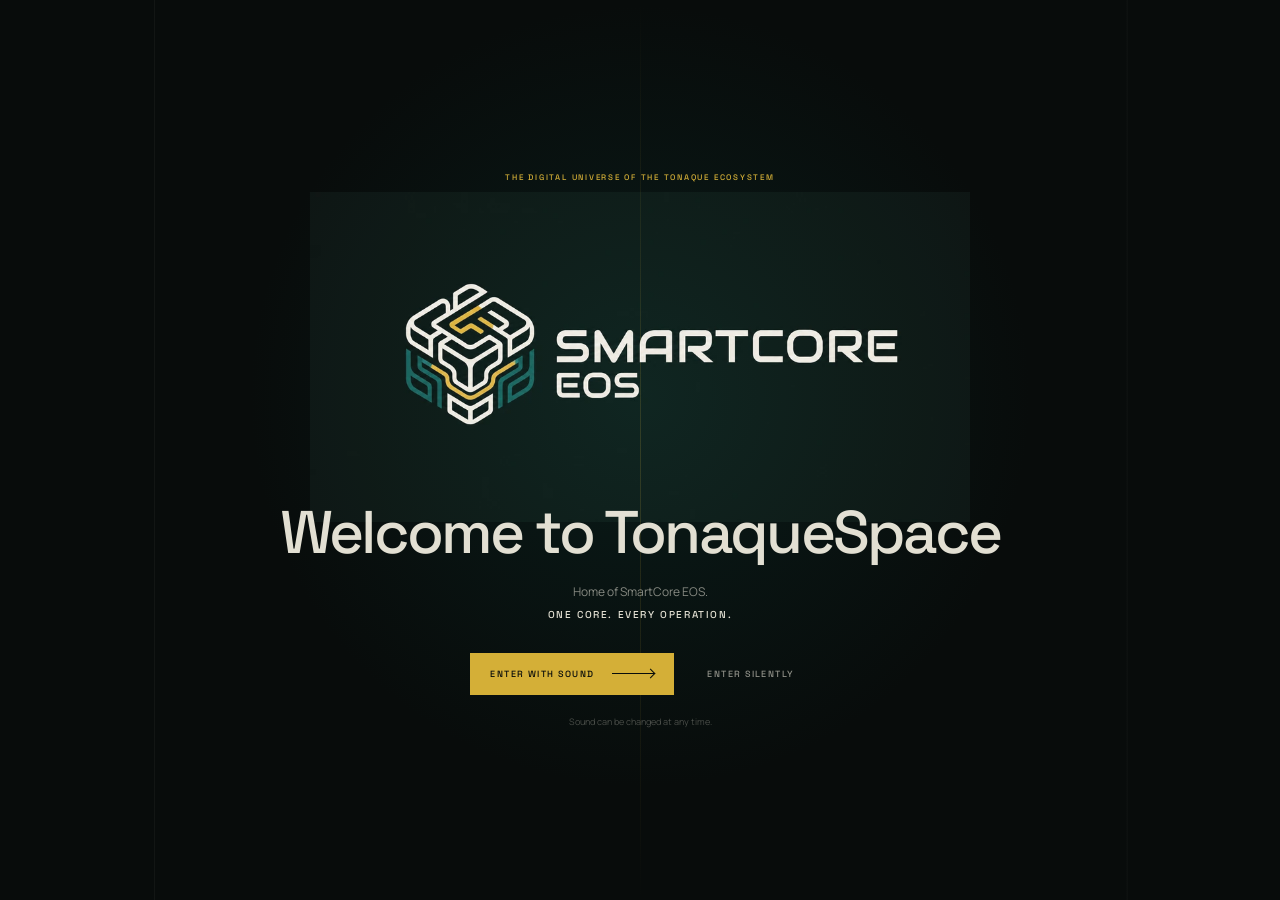
<file: index.html>
<!doctype html><html lang="en"><head><meta charset="utf-8"><meta name="viewport" content="width=device-width,initial-scale=1,viewport-fit=cover"><meta name="theme-color" content="#080c0b"><meta name="description" content="TonaqueSpace — the digital universe of the Tonaque ecosystem. One core. Every operation."><title>TonaqueSpace — One Core. Every Operation.</title><link rel="icon" href="favicon.ico" sizes="any"><link rel="icon" type="image/png" sizes="512x512" href="favicon.png"><link rel="apple-touch-icon" sizes="180x180" href="apple-touch-icon.png"><meta property="og:type" content="website"><meta property="og:site_name" content="TonaqueSpace"><meta property="og:title" content="TonaqueSpace — One Core. Every Operation."><meta property="og:description" content="TonaqueSpace — the digital universe of the Tonaque ecosystem. One core. Every operation."><meta property="og:image" content="https://tonaquespace.co.zw/assets/optimized/smartcore-eos-welcome-lockup.webp"><meta property="og:image:alt" content="The digital universe of the Tonaque ecosystem"><meta name="twitter:card" content="summary_large_image"><link rel="canonical" href="https://tonaquespace.co.zw/"><link rel="preload" as="image" href="assets/optimized/01-formation-desktop.webp" media="(min-width:761px)" fetchpriority="high"><link rel="preload" as="image" href="assets/optimized/01-formation-mobile.webp" media="(max-width:760px)" fetchpriority="high"><link rel="stylesheet" href="styles.css"></head><body>
<a class="skip-link" href="#scene-1">Skip to the journey</a>
<section class="welcome" aria-labelledby="welcome-title"><div class="welcome-atmosphere" aria-hidden="true"></div><div class="welcome-inner"><p class="welcome-kicker">The digital universe of the Tonaque ecosystem</p><img src="assets/optimized/smartcore-eos-welcome-lockup.webp" srcset="assets/optimized/smartcore-eos-welcome-lockup-mobile.webp 1000w, assets/optimized/smartcore-eos-welcome-lockup.webp 1774w" sizes="(max-width:760px) 94vw, 660px" alt="SmartCore EOS" width="1774" height="887"><h1 id="welcome-title">Welcome to TonaqueSpace</h1><p>Home of SmartCore EOS.<br><span>One Core. Every Operation.</span></p><div class="welcome-actions"><button class="enter-experience" type="button"><span>Enter with sound</span><i aria-hidden="true"></i></button><button class="enter-silent" type="button">Enter silently</button></div><small>Sound can be changed at any time.</small></div></section>
<audio id="welcome-audio" preload="metadata" loop><source src="assets/audio/welcome-to-tonaquespace.mp3" type="audio/mpeg"></audio>
<button class="sound-control" type="button" aria-label="Play soundtrack" aria-pressed="false"><i aria-hidden="true"><b></b><b></b><b></b></i><span>Sound off</span></button>
<button class="auto-control" type="button" aria-label="Pause automatic journey" aria-pressed="true"><i aria-hidden="true"></i><span>Auto on</span></button>
<header class="site-header"><button class="brand" type="button" data-go="0" aria-label="Return to Origin"><i aria-hidden="true"></i><span>TONAQUE<b>SPACE</b></span></button><p class="journey-context"><span>The digital universe</span><i></i><img src="assets/brand/smartcore-eos-compact-symbol-transparent-v1.png" alt=""><span>SmartCore EOS</span></p><div class="header-actions"><a class="ecosystem-link" href="ecosystem.html">Explore ecosystem</a><button class="identity-trigger" type="button" aria-haspopup="dialog">Identity study</button><button class="menu-trigger" type="button" aria-expanded="false" aria-controls="journey-menu"><span>Journey</span><i aria-hidden="true"></i></button></div></header>
<nav class="journey-menu" id="journey-menu" aria-label="Journey chapters"><p>Seven states. One continuous intelligence.</p><ol>
<li><button data-go="0"><span>01</span>Origin</button></li><li><button data-go="1"><span>02</span>SmartCore EOS</button></li><li><button data-go="2"><span>03</span>Enterprise takes form</button></li><li><button data-go="3"><span>04</span>Every operation connected</button></li><li><button data-go="4"><span>05</span>Intelligence throughout</button></li><li><button data-go="5"><span>06</span>Built to expand</button></li><li><button data-go="6"><span>07</span>Complete universe</button></li></ol><div class="journey-destinations"><a class="journey-ecosystem-link" href="ecosystem.html"><span>Continue beyond the journey</span>Explore the ecosystem</a><a class="journey-ecosystem-link" href="university.html"><span>Develop exceptional talent</span>University Programme</a><a class="journey-ecosystem-link" href="ecosystem.html#partners"><span>Build with Tonaque</span>Partnerships</a></div></nav>
<main class="viewport" id="journey" aria-live="polite"><div class="track">
<section class="chapter is-current" id="scene-1" data-scene="0" aria-labelledby="title-1"><picture><source media="(max-width:760px)" srcset="assets/optimized/01-formation-mobile.webp"><img class="cinematic" src="assets/optimized/01-formation-desktop.webp" alt="" width="1376" height="768" fetchpriority="high"></picture><div class="grade grade--origin"></div><div class="chapter-index" aria-hidden="true"><span>01</span><i></i><b>Formation</b></div><div class="copy copy--lower-left"><p class="eyebrow">The digital universe of the Tonaque ecosystem</p><h1 id="title-1"><span>Something intelligent</span> begins to form.</h1></div></section>
<section class="chapter" id="scene-2" data-scene="1" aria-labelledby="title-2" inert><picture><source media="(max-width:760px)" srcset="assets/optimized/02-awakening-mobile.webp"><img class="cinematic" src="assets/optimized/02-awakening-desktop.webp" alt="" width="1376" height="768" loading="lazy"></picture><div class="grade grade--left"></div><div class="core-guide" aria-hidden="true"></div><div class="chapter-index" aria-hidden="true"><span>02</span><i></i><b>Awakening</b></div><div class="copy copy--left"><div class="smartcore-signature"><img src="assets/brand/smartcore-eos-compact-symbol-transparent-v1.png" alt=""><p class="eyebrow">SmartCore EOS</p></div><h2 id="title-2">ONE CORE.<br><em>EVERY OPERATION.</em></h2><p class="support">The AI-powered Enterprise Operating System at the centre of TonaqueSpace.</p></div></section>
<section class="chapter" id="scene-3" data-scene="2" aria-labelledby="title-3" inert><picture><source media="(max-width:760px)" srcset="assets/optimized/03-intelligence-mobile.webp"><img class="cinematic" src="assets/optimized/03-intelligence-desktop.webp" alt="" width="1376" height="768" loading="lazy"></picture><div class="grade grade--right"></div><div class="chapter-index" aria-hidden="true"><span>03</span><i></i><b>Intelligence</b></div><div class="copy copy--right"><p class="eyebrow">Enterprise takes form</p><h2 id="title-3">THE FIRST TEN.<br><em>ONE INTELLIGENCE.</em></h2><p class="support">Ten focused SmartApps are now entering development—the inaugural portfolio of a platform designed to keep expanding.</p><button class="smartapps-trigger" type="button" aria-haspopup="dialog">Explore the first SmartApps</button></div></section>
<section class="chapter" id="scene-4" data-scene="3" aria-labelledby="title-4" inert><picture><source media="(max-width:760px)" srcset="assets/optimized/04-connection-mobile.webp"><img class="cinematic" src="assets/optimized/04-connection-desktop.webp" alt="" width="1376" height="768" loading="lazy"></picture><div class="grade grade--bottom"></div><div class="signal-lines" aria-hidden="true"><i></i><i></i><i></i></div><div class="chapter-index" aria-hidden="true"><span>04</span><i></i><b>Connection</b></div><div class="copy copy--bottom-center"><p class="eyebrow">Every operation connected</p><h2 id="title-4">PEOPLE. FINANCE. CUSTOMERS.<br><em>OPERATIONS. DATA. INTELLIGENCE.</em></h2></div></section>
<section class="chapter" id="scene-5" data-scene="4" aria-labelledby="title-5" inert><picture><source media="(max-width:760px)" srcset="assets/optimized/05-orchestration-mobile.webp"><img class="cinematic" src="assets/optimized/05-orchestration-desktop.webp" alt="" width="1376" height="768" loading="lazy"></picture><div class="grade grade--left-soft"></div><div class="chapter-index" aria-hidden="true"><span>05</span><i></i><b>Orchestration</b></div><div class="copy copy--left"><p class="eyebrow">Intelligence throughout the system</p><h2 id="title-5">AI WITHIN<br><em>THE ARCHITECTURE.</em></h2><p class="support">Embedded through the operating foundation—not added at the edges.</p></div></section>
<section class="chapter" id="scene-6" data-scene="5" aria-labelledby="title-6" inert><picture><source media="(max-width:760px)" srcset="assets/optimized/06-expansion-mobile.webp"><img class="cinematic" src="assets/optimized/06-expansion-desktop.webp" alt="" width="1376" height="768" loading="lazy"></picture><div class="grade grade--right"></div><div class="chapter-index" aria-hidden="true"><span>06</span><i></i><b>Expansion</b></div><div class="copy copy--right"><p class="eyebrow">Built to expand</p><h2 id="title-6">CONNECTED.<br>MODULAR.<br><em>SCALABLE.</em></h2><p class="support">A growing ecosystem, designed to welcome new capability without overstating what exists today.</p></div></section>
<section class="chapter" id="scene-7" data-scene="6" aria-labelledby="title-7" inert><picture><source media="(max-width:760px)" srcset="assets/optimized/07-complete-core-mobile.webp"><img class="cinematic" src="assets/optimized/07-complete-core-desktop.webp" alt="" width="1376" height="768" loading="lazy"></picture><div class="grade grade--final"></div><div class="chapter-index" aria-hidden="true"><span>07</span><i></i><b>Complete core</b></div><div class="copy copy--final"><img class="final-core-symbol" src="assets/brand/smartcore-eos-compact-symbol-transparent-v1.png" alt="SmartCore EOS compact symbol"><p class="eyebrow">TonaqueSpace</p><h2 id="title-7">ONE DIGITAL UNIVERSE.<br><em>EVERY OPERATION CONNECTED.</em></h2><div class="final-actions"><a class="ecosystem-cta" href="ecosystem.html">Enter the ecosystem</a><button class="final-identity" type="button">View SmartCore EOS identity study</button></div></div></section>
</div></main>
<div class="controls" aria-label="Chapter controls"><button class="arrow arrow--prev" type="button" aria-label="Previous chapter" disabled><i></i></button><div class="progress"><span class="progress-label">01 / 07</span><div class="progress-line"><i></i></div><span class="progress-name">Origin</span></div><button class="arrow arrow--next" type="button" aria-label="Next chapter"><i></i></button></div><p class="gesture-hint"><span>Scroll</span><i></i><span>to travel right</span></p>
<dialog class="smartapps-dialog" aria-labelledby="smartapps-title"><button class="smartapps-close" type="button" aria-label="Close SmartApps portfolio">Close</button><div class="smartapps-dialog__inner"><div class="smartapps-intro"><p>SmartCore development portfolio</p><h2 id="smartapps-title">The first SmartApps.</h2><p class="smartapps-lede">Ten specialised capabilities are now entering development around one shared operating intelligence. They are the beginning of the SmartApp portfolio—not its boundary.</p></div><img class="smartapps-showcase" src="assets/optimized/smartapp-identity-family-showcase.webp" srcset="assets/optimized/smartapp-identity-family-showcase-mobile.webp 1000w, assets/optimized/smartapp-identity-family-showcase.webp 1774w" sizes="(max-width:760px) 94vw, 620px" alt="The first ten SmartApps: SmartInvoice, SmartStock, SmartPOS, SmartPayroll, SmartPeople, SmartCRM, SmartExpenses, SmartBookings, SmartProjects and SmartProcure" width="1774" height="887"><ul class="smartapps-list" aria-label="SmartApps in development"><li><b>SmartInvoice</b><span>In development</span></li><li><b>SmartStock</b><span>In development</span></li><li><b>SmartPOS</b><span>In development</span></li><li><b>SmartPayroll</b><span>In development</span></li><li><b>SmartPeople</b><span>In development</span></li><li><b>SmartCRM</b><span>In development</span></li><li><b>SmartExpenses</b><span>In development</span></li><li><b>SmartBookings</b><span>In development</span></li><li><b>SmartProjects</b><span>In development</span></li><li><b>SmartProcure</b><span>In development</span></li></ul><p class="smartapps-future"><span>Built to expand</span> Additional SmartApps will join the portfolio as SmartCore grows—connected by the same identity, data foundation and intelligence layer.</p><div class="smartapps-conversion"><div class="register-callout"><h3>Register interest</h3><p>Select the SmartApps most relevant to your organisation and receive relevant development updates.</p><button class="register-trigger" type="button" aria-haspopup="dialog">Register interest</button></div><div class="contact-callout"><h3>Contact Tonaque</h3><p>Planning a broader digital transformation or partnership? Speak directly with Tonaque about your organisation&rsquo;s requirements.</p><button class="contact-trigger" type="button" aria-haspopup="dialog">Contact Tonaque</button></div></div></div></dialog>
<dialog class="identity-dialog" aria-labelledby="identity-title"><button class="dialog-close" type="button" aria-label="Close identity study">Close</button><div><p>Approved visual reference</p><h2 id="identity-title">SmartCore EOS identity study</h2><img src="assets/optimized/smartcore-logo-study.webp" alt="SmartCore EOS logo exploration showing the primary mark, compact symbol, high-contrast treatments and app icon" width="1024" height="1024"><small>Raster concept study from the approved Evolution package. Not a final production logo master.</small></div></dialog>
<dialog class="register-dialog" aria-labelledby="register-title"><button class="register-close" type="button">Close</button><div class="register-dialog__inner"><div class="register-intro"><p>SmartCore access channel</p><h2 id="register-title">Register interest</h2><p class="register-lede">Select the SmartApps most relevant to your organisation and receive relevant development updates.</p></div><form class="register-form" name="smartapp-interest" method="POST" data-netlify="true" netlify-honeypot="bot-field" novalidate><input type="hidden" name="form-name" value="smartapp-interest"><p class="form-honeypot" aria-hidden="true"><label>Do not complete this field: <input name="bot-field" tabindex="-1" autocomplete="off"></label></p><div class="field"><label for="reg-name">Full name <span class="required-mark">required</span></label><input id="reg-name" name="full-name" type="text" autocomplete="name" required aria-required="true"><p class="field-error" id="reg-name-error" role="alert" hidden></p></div><div class="field"><label for="reg-org">Organisation <span class="required-mark">required</span></label><input id="reg-org" name="organisation" type="text" autocomplete="organization" required aria-required="true"><p class="field-error" id="reg-org-error" role="alert" hidden></p></div><div class="field"><label for="reg-email">Work email <span class="required-mark">required</span></label><input id="reg-email" name="email" type="email" autocomplete="email" required aria-required="true"><p class="field-error" id="reg-email-error" role="alert" hidden></p></div><div class="field"><label for="reg-phone">Phone number <span class="optional-mark">optional</span></label><input id="reg-phone" name="phone" type="tel" autocomplete="tel" inputmode="tel"></div><div class="field"><label for="reg-size">Organisation size <span class="required-mark">required</span></label><select id="reg-size" name="organisation-size" required aria-required="true"><option value="" selected disabled>Select your organisation size</option><option>1&ndash;10</option><option>11&ndash;50</option><option>51&ndash;200</option><option>201&ndash;500</option><option>501&ndash;1,000</option><option>1,001+</option></select><p class="field-error" id="reg-size-error" role="alert" hidden></p></div><fieldset class="field field--apps"><legend>SmartApps of interest <span class="required-mark">required &mdash; select one or more</span></legend><div class="check-group"><label><input type="checkbox" name="smartapps" value="SmartInvoice">SmartInvoice</label><label><input type="checkbox" name="smartapps" value="SmartStock">SmartStock</label><label><input type="checkbox" name="smartapps" value="SmartPOS">SmartPOS</label><label><input type="checkbox" name="smartapps" value="SmartPayroll">SmartPayroll</label><label><input type="checkbox" name="smartapps" value="SmartPeople">SmartPeople</label><label><input type="checkbox" name="smartapps" value="SmartCRM">SmartCRM</label><label><input type="checkbox" name="smartapps" value="SmartExpenses">SmartExpenses</label><label><input type="checkbox" name="smartapps" value="SmartBookings">SmartBookings</label><label><input type="checkbox" name="smartapps" value="SmartProjects">SmartProjects</label><label><input type="checkbox" name="smartapps" value="SmartProcure">SmartProcure</label></div><p class="field-error" id="reg-apps-error" role="alert" hidden></p></fieldset><div class="field"><label for="reg-need">Primary business need</label><textarea id="reg-need" name="business-need" rows="3"></textarea></div><div class="field field--single"><label class="check-line"><input type="checkbox" name="early-access">I&rsquo;m interested in joining the early-access programme and testing selected SmartApps before release.</label><p class="field-hint">Early-access participation is not guaranteed and does not indicate immediate product availability.</p></div><div class="field field--single"><label class="check-line"><input id="reg-consent" type="checkbox" name="consent" required aria-required="true">I consent to Tonaque collecting and using the information submitted here to respond to my enquiry and provide relevant SmartApp development updates.</label><p class="field-error" id="reg-consent-error" role="alert" hidden></p></div><div class="register-submit"><p class="register-submit__note">Your information will be submitted securely through Netlify Forms and made available to authorised Tonaque administrators. It will not be used for unrelated marketing without further consent.</p><button class="register-submit__btn" type="submit">Submit interest</button><p class="register-pending" id="register-pending" role="status" tabindex="-1" hidden></p></div></form></div></dialog>

<dialog class="contact-dialog" aria-labelledby="contact-title"><button class="contact-close" type="button">Close</button><div class="contact-dialog__inner"><p class="contact-kicker">Enterprise &amp; partnership pathway</p><h2 id="contact-title">Contact Tonaque</h2><p class="contact-lede">Planning a broader digital transformation or partnership? Speak directly with Tonaque about your organisation&rsquo;s requirements.</p><div class="contact-actions"><a class="contact-link" href="mailto:admin@tonaquedigital.co.zw"><span>Email Tonaque</span><small>admin@tonaquedigital.co.zw</small></a><a class="contact-link" href="tel:+263776706614"><span>Call +263 77 670 6614</span><small>Telephone</small></a><a class="contact-link" href="https://wa.me/263776706614" target="_blank" rel="noopener noreferrer"><span>WhatsApp +263 77 670 6614</span><small>Supports calls and WhatsApp messages</small></a><a class="contact-link" href="https://wa.me/263716949297" target="_blank" rel="noopener noreferrer"><span>WhatsApp +263 71 694 9297</span><small>WhatsApp only</small></a></div></div></dialog>

<script src="script.js"></script></body></html>
</file>
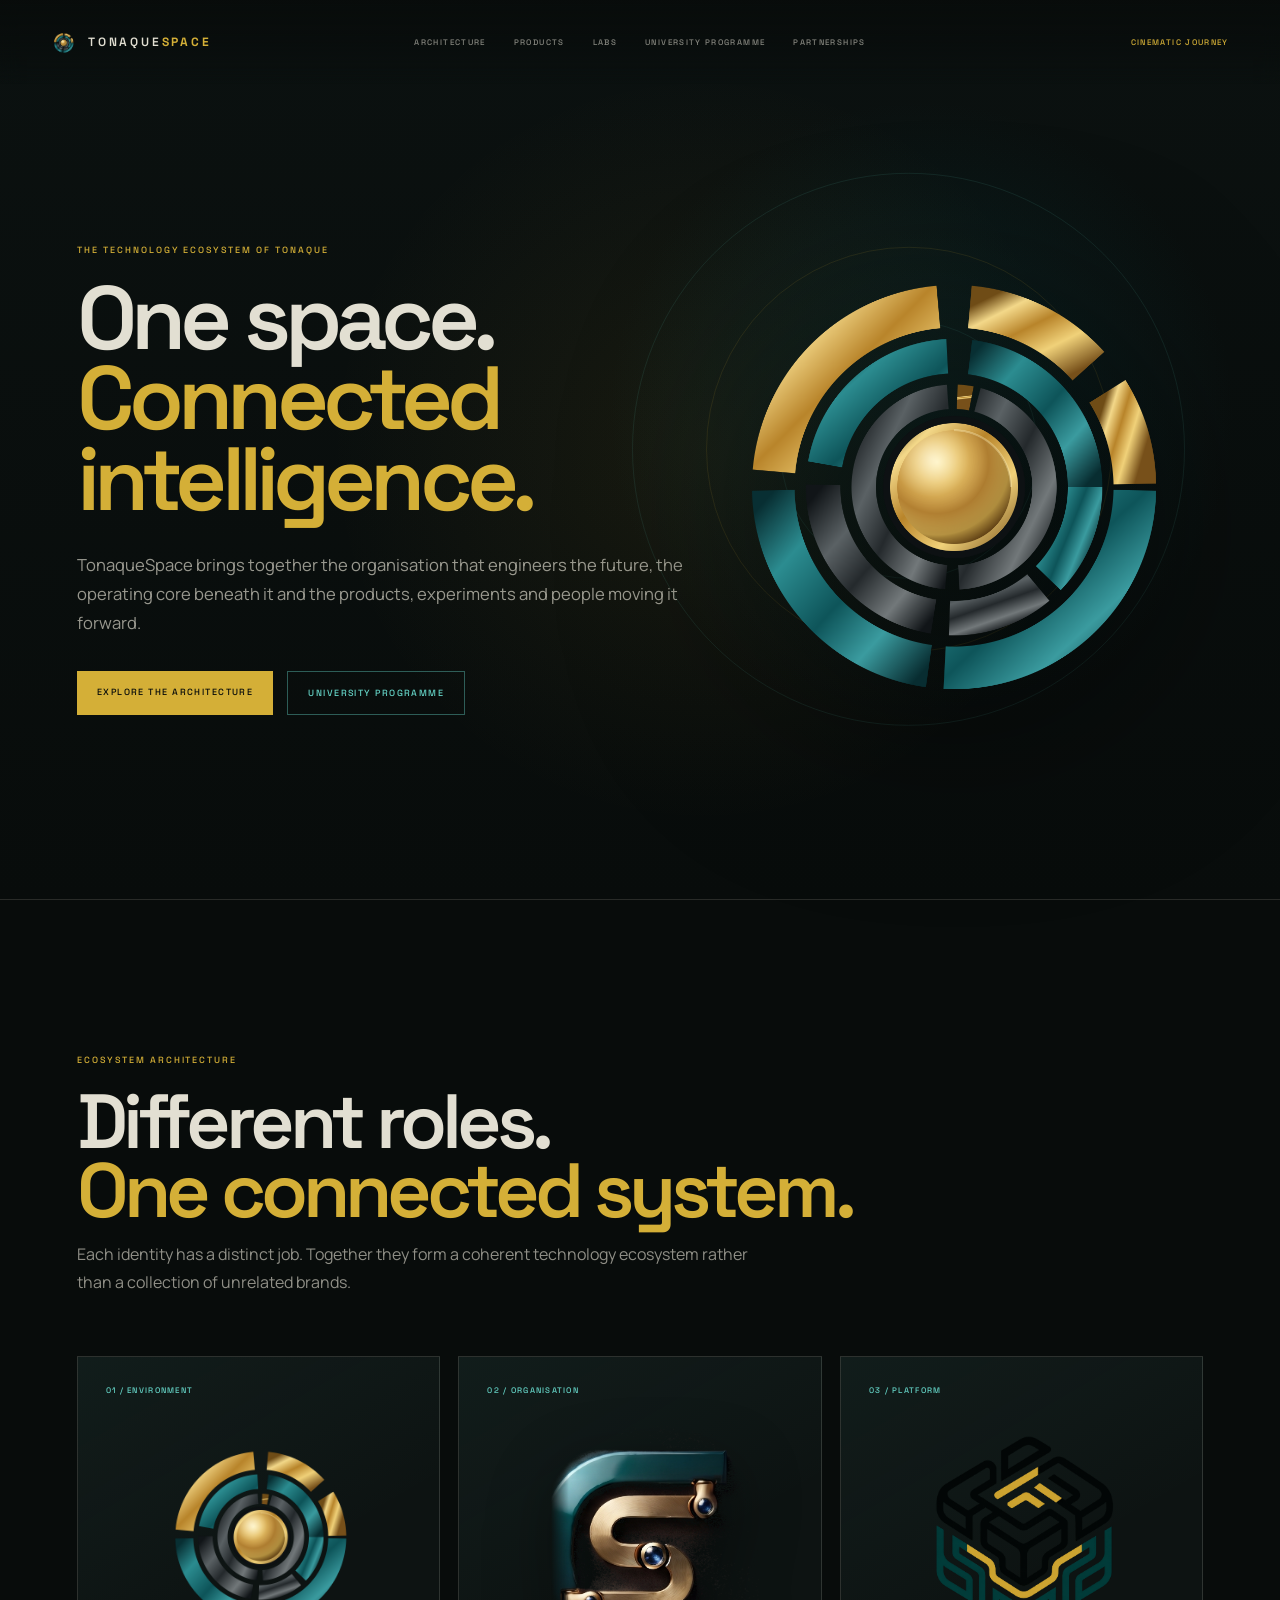
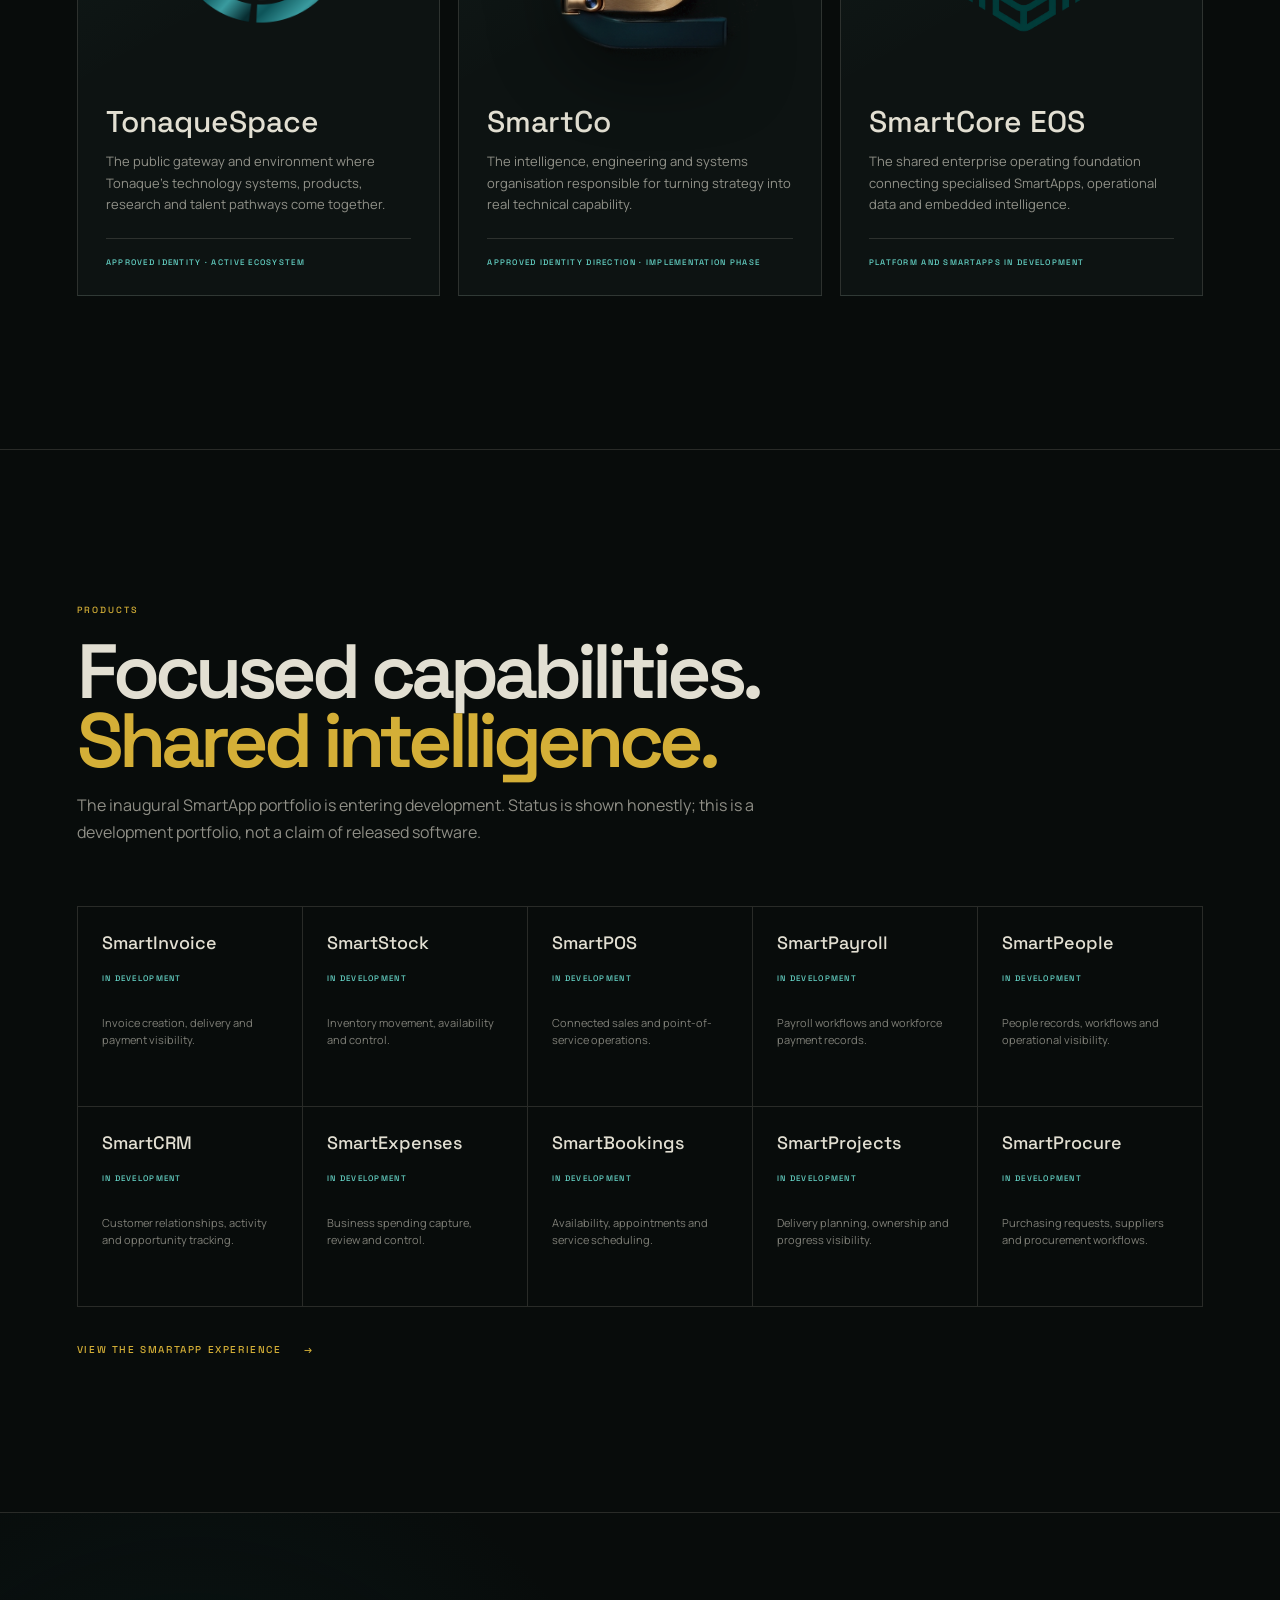
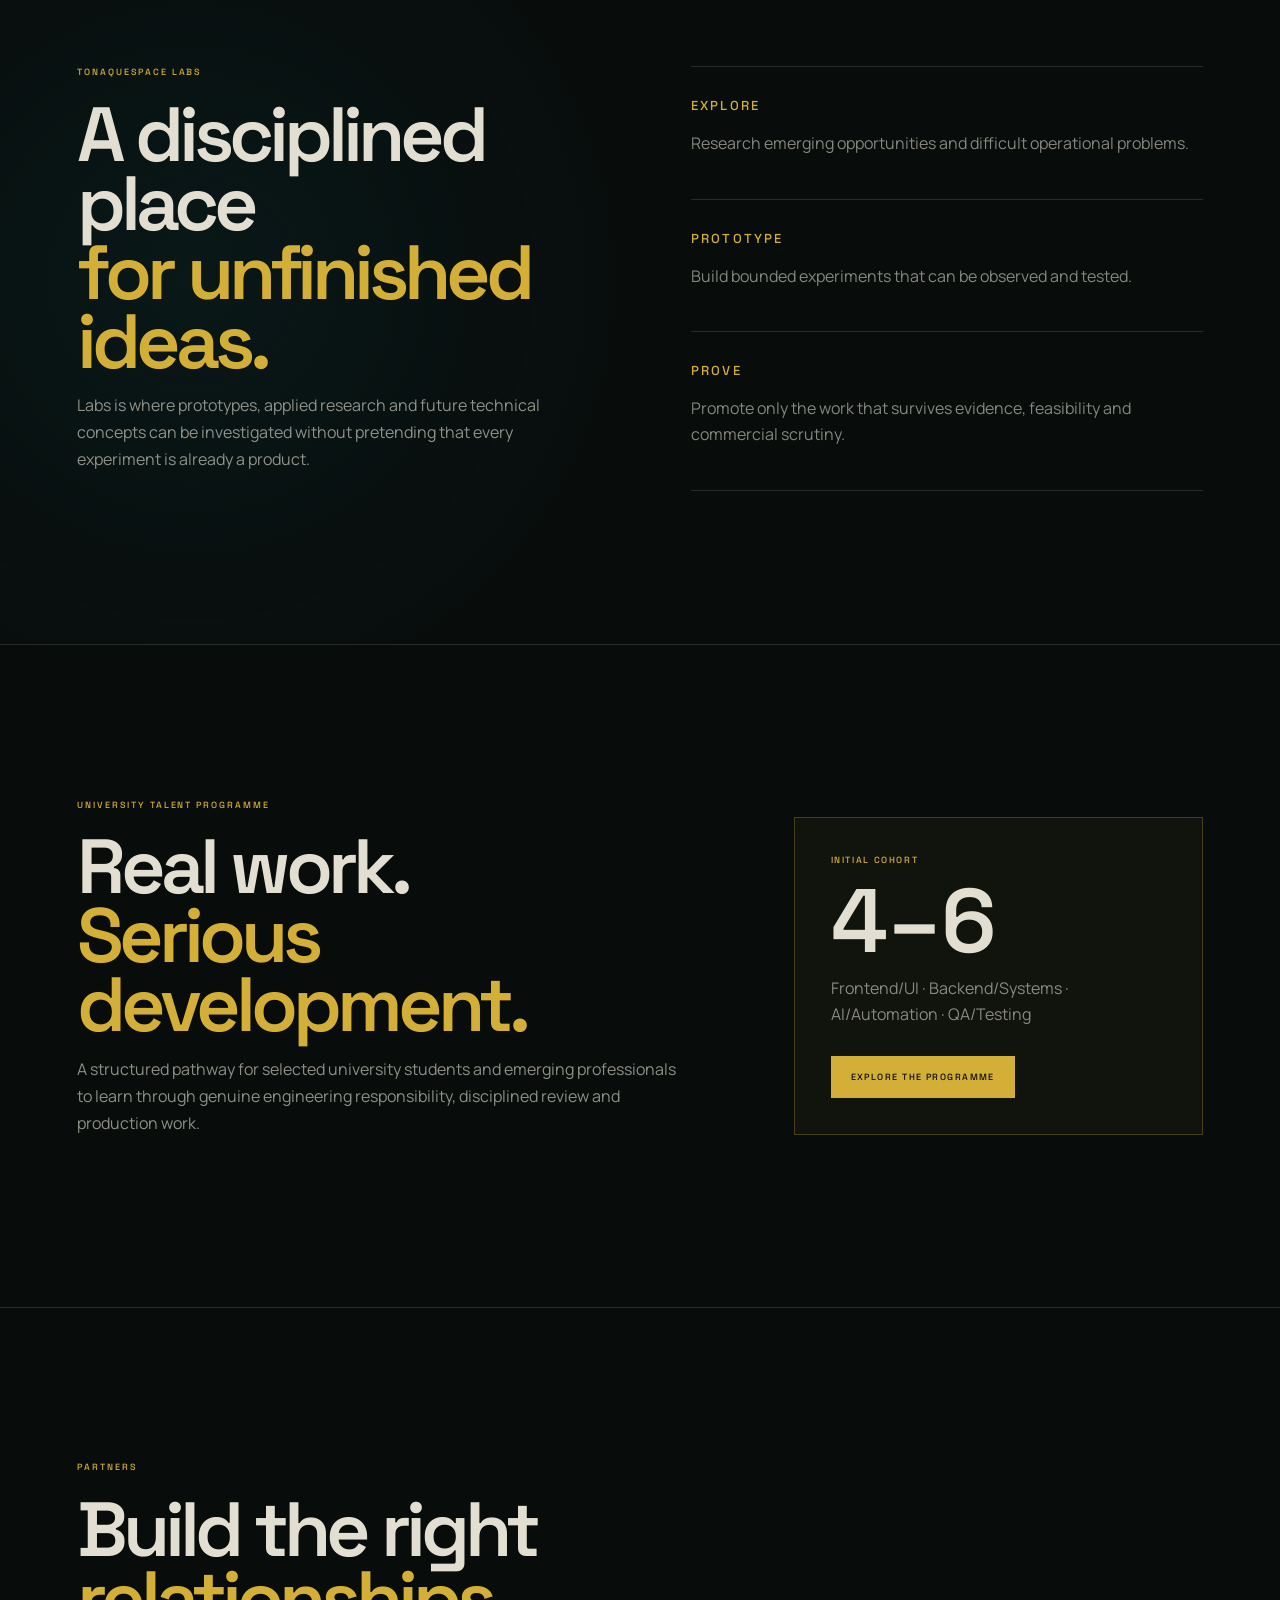
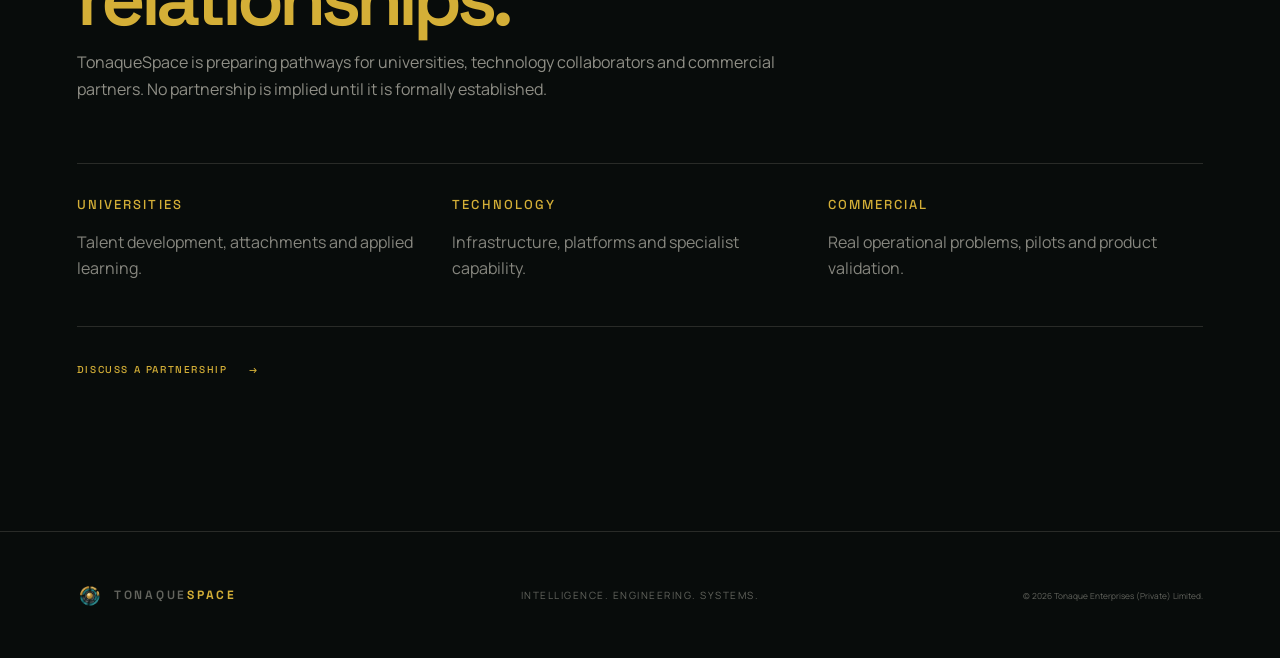
<file: ecosystem.html>
<!doctype html>
<html lang="en">
<head>
  <meta charset="utf-8">
  <meta name="viewport" content="width=device-width,initial-scale=1">
  <meta name="theme-color" content="#080c0b">
  <meta name="description" content="Explore the organisations, platforms, products, experiments and talent pathways within TonaqueSpace.">
  <title>TonaqueSpace Ecosystem</title>
  <link rel="icon" href="favicon.ico" sizes="any">
  <link rel="icon" type="image/png" sizes="512x512" href="favicon.png">
  <link rel="apple-touch-icon" sizes="180x180" href="apple-touch-icon.png">
  <link rel="stylesheet" href="ecosystem.css">
</head>
<body>
  <a class="skip-link" href="#main">Skip to content</a>
  <header class="ecosystem-header">
    <a class="ecosystem-brand" href="index.html"><i></i><span>TONAQUE<b>SPACE</b></span></a>
    <nav aria-label="Ecosystem navigation">
      <a href="#architecture">Architecture</a><a href="#products">Products</a><a href="#labs">Labs</a><a href="university.html">University programme</a><a href="#partners">Partnerships</a>
    </nav>
    <a class="journey-return" href="index.html#scene-1">Cinematic journey</a>
  </header>

  <main id="main">
    <section class="ecosystem-hero">
      <div class="hero-orbit" aria-hidden="true"><i></i><i></i><i></i></div>
      <div class="hero-copy">
        <p class="kicker">The technology ecosystem of Tonaque</p>
        <h1>One space.<br><em>Connected intelligence.</em></h1>
        <p class="lede">TonaqueSpace brings together the organisation that engineers the future, the operating core beneath it and the products, experiments and people moving it forward.</p>
        <div class="hero-actions"><a class="primary-action" href="#architecture">Explore the architecture</a><a class="secondary-action" href="university.html">University programme</a></div>
      </div>
      <img class="hero-mark" src="assets/brand/tonaquespace-orbital-core-approved.png" alt="TonaqueSpace Orbital Core symbol">
    </section>

    <section class="architecture section" id="architecture">
      <div class="section-heading"><p class="kicker">Ecosystem architecture</p><h2>Different roles.<br><em>One connected system.</em></h2><p>Each identity has a distinct job. Together they form a coherent technology ecosystem rather than a collection of unrelated brands.</p></div>
      <div class="architecture-grid">
        <article class="architecture-card architecture-card--space">
          <span>01 / Environment</span>
          <img src="assets/brand/tonaquespace-orbital-core-approved.png" alt="">
          <h3>TonaqueSpace</h3>
          <p>The public gateway and environment where Tonaque’s technology systems, products, research and talent pathways come together.</p>
          <small>Approved identity · active ecosystem</small>
        </article>
        <article class="architecture-card architecture-card--co">
          <span>02 / Organisation</span>
          <img src="assets/brand/smartco-approved-symbol.png" alt="">
          <h3>SmartCo</h3>
          <p>The intelligence, engineering and systems organisation responsible for turning strategy into real technical capability.</p>
          <small>Approved identity direction · implementation phase</small>
        </article>
        <article class="architecture-card architecture-card--core">
          <span>03 / Platform</span>
          <img src="assets/brand/smartcore-eos-compact-symbol-transparent-v1.png" alt="">
          <h3>SmartCore EOS</h3>
          <p>The shared enterprise operating foundation connecting specialised SmartApps, operational data and embedded intelligence.</p>
          <small>Platform and SmartApps in development</small>
        </article>
      </div>
    </section>

    <section class="products section" id="products">
      <div class="section-heading"><p class="kicker">Products</p><h2>Focused capabilities.<br><em>Shared intelligence.</em></h2><p>The inaugural SmartApp portfolio is entering development. Status is shown honestly; this is a development portfolio, not a claim of released software.</p></div>
      <div class="product-grid">
        <article><b>SmartInvoice</b><span>In development</span><p>Invoice creation, delivery and payment visibility.</p></article>
        <article><b>SmartStock</b><span>In development</span><p>Inventory movement, availability and control.</p></article>
        <article><b>SmartPOS</b><span>In development</span><p>Connected sales and point-of-service operations.</p></article>
        <article><b>SmartPayroll</b><span>In development</span><p>Payroll workflows and workforce payment records.</p></article>
        <article><b>SmartPeople</b><span>In development</span><p>People records, workflows and operational visibility.</p></article>
        <article><b>SmartCRM</b><span>In development</span><p>Customer relationships, activity and opportunity tracking.</p></article>
        <article><b>SmartExpenses</b><span>In development</span><p>Business spending capture, review and control.</p></article>
        <article><b>SmartBookings</b><span>In development</span><p>Availability, appointments and service scheduling.</p></article>
        <article><b>SmartProjects</b><span>In development</span><p>Delivery planning, ownership and progress visibility.</p></article>
        <article><b>SmartProcure</b><span>In development</span><p>Purchasing requests, suppliers and procurement workflows.</p></article>
      </div>
      <a class="text-link" href="index.html#scene-3">View the SmartApp experience <i>→</i></a>
    </section>

    <section class="labs section" id="labs">
      <div class="labs-copy"><p class="kicker">TonaqueSpace Labs</p><h2>A disciplined place<br><em>for unfinished ideas.</em></h2><p>Labs is where prototypes, applied research and future technical concepts can be investigated without pretending that every experiment is already a product.</p></div>
      <div class="labs-states">
        <article><span>Explore</span><p>Research emerging opportunities and difficult operational problems.</p></article>
        <article><span>Prototype</span><p>Build bounded experiments that can be observed and tested.</p></article>
        <article><span>Prove</span><p>Promote only the work that survives evidence, feasibility and commercial scrutiny.</p></article>
      </div>
    </section>

    <section class="talent-entry section">
      <div><p class="kicker">University talent programme</p><h2>Real work.<br><em>Serious development.</em></h2><p>A structured pathway for selected university students and emerging professionals to learn through genuine engineering responsibility, disciplined review and production work.</p></div>
      <aside><span>Initial cohort</span><strong>4–6</strong><p>Frontend/UI · Backend/Systems · AI/Automation · QA/Testing</p><a class="primary-action" href="university.html">Explore the programme</a></aside>
    </section>

    <section class="partners section" id="partners">
      <div class="section-heading"><p class="kicker">Partners</p><h2>Build the right<br><em>relationships.</em></h2><p>TonaqueSpace is preparing pathways for universities, technology collaborators and commercial partners. No partnership is implied until it is formally established.</p></div>
      <div class="partner-paths"><article><span>Universities</span><p>Talent development, attachments and applied learning.</p></article><article><span>Technology</span><p>Infrastructure, platforms and specialist capability.</p></article><article><span>Commercial</span><p>Real operational problems, pilots and product validation.</p></article></div>
      <a class="text-link" href="mailto:admin@tonaquedigital.co.zw">Discuss a partnership <i>→</i></a>
    </section>
  </main>

  <footer><a class="ecosystem-brand" href="index.html"><i></i><span>TONAQUE<b>SPACE</b></span></a><p>Intelligence. Engineering. Systems.</p><small>© 2026 Tonaque Enterprises (Private) Limited.</small></footer>
</body>
</html>
</file>
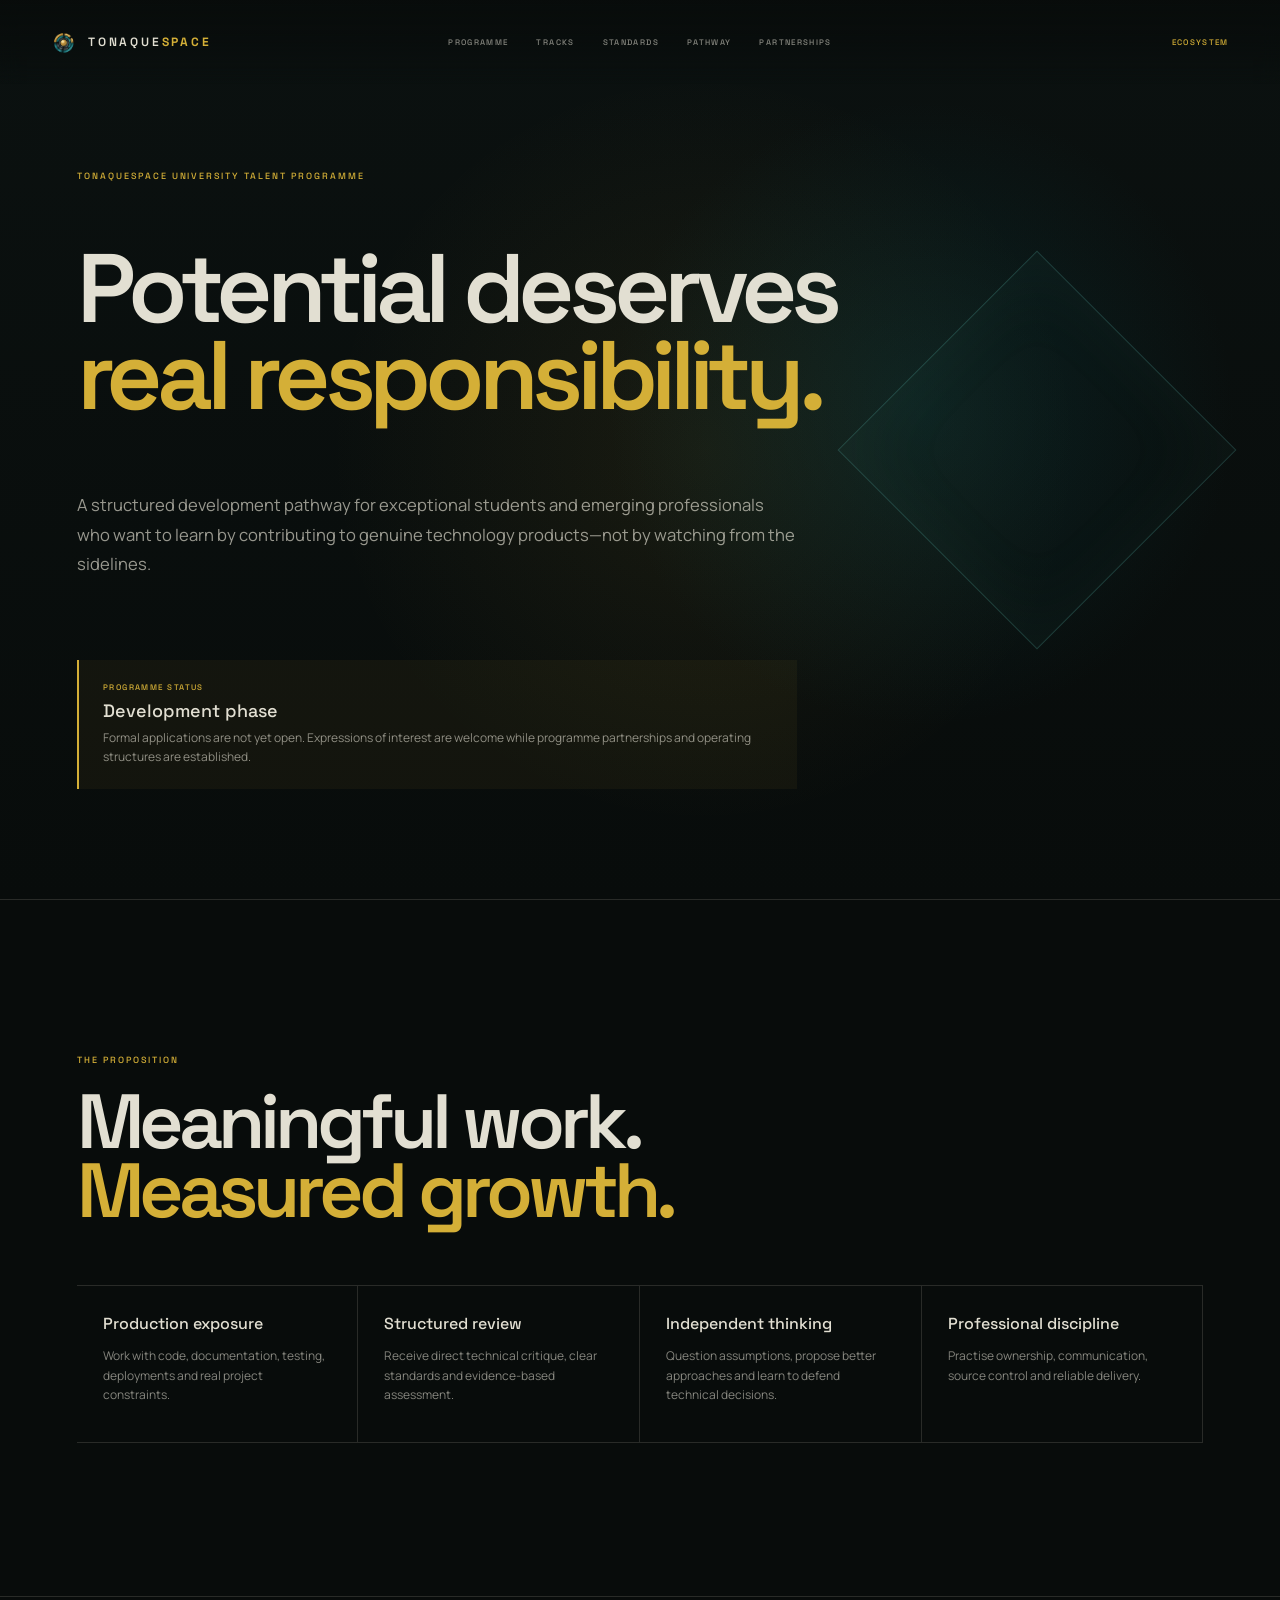
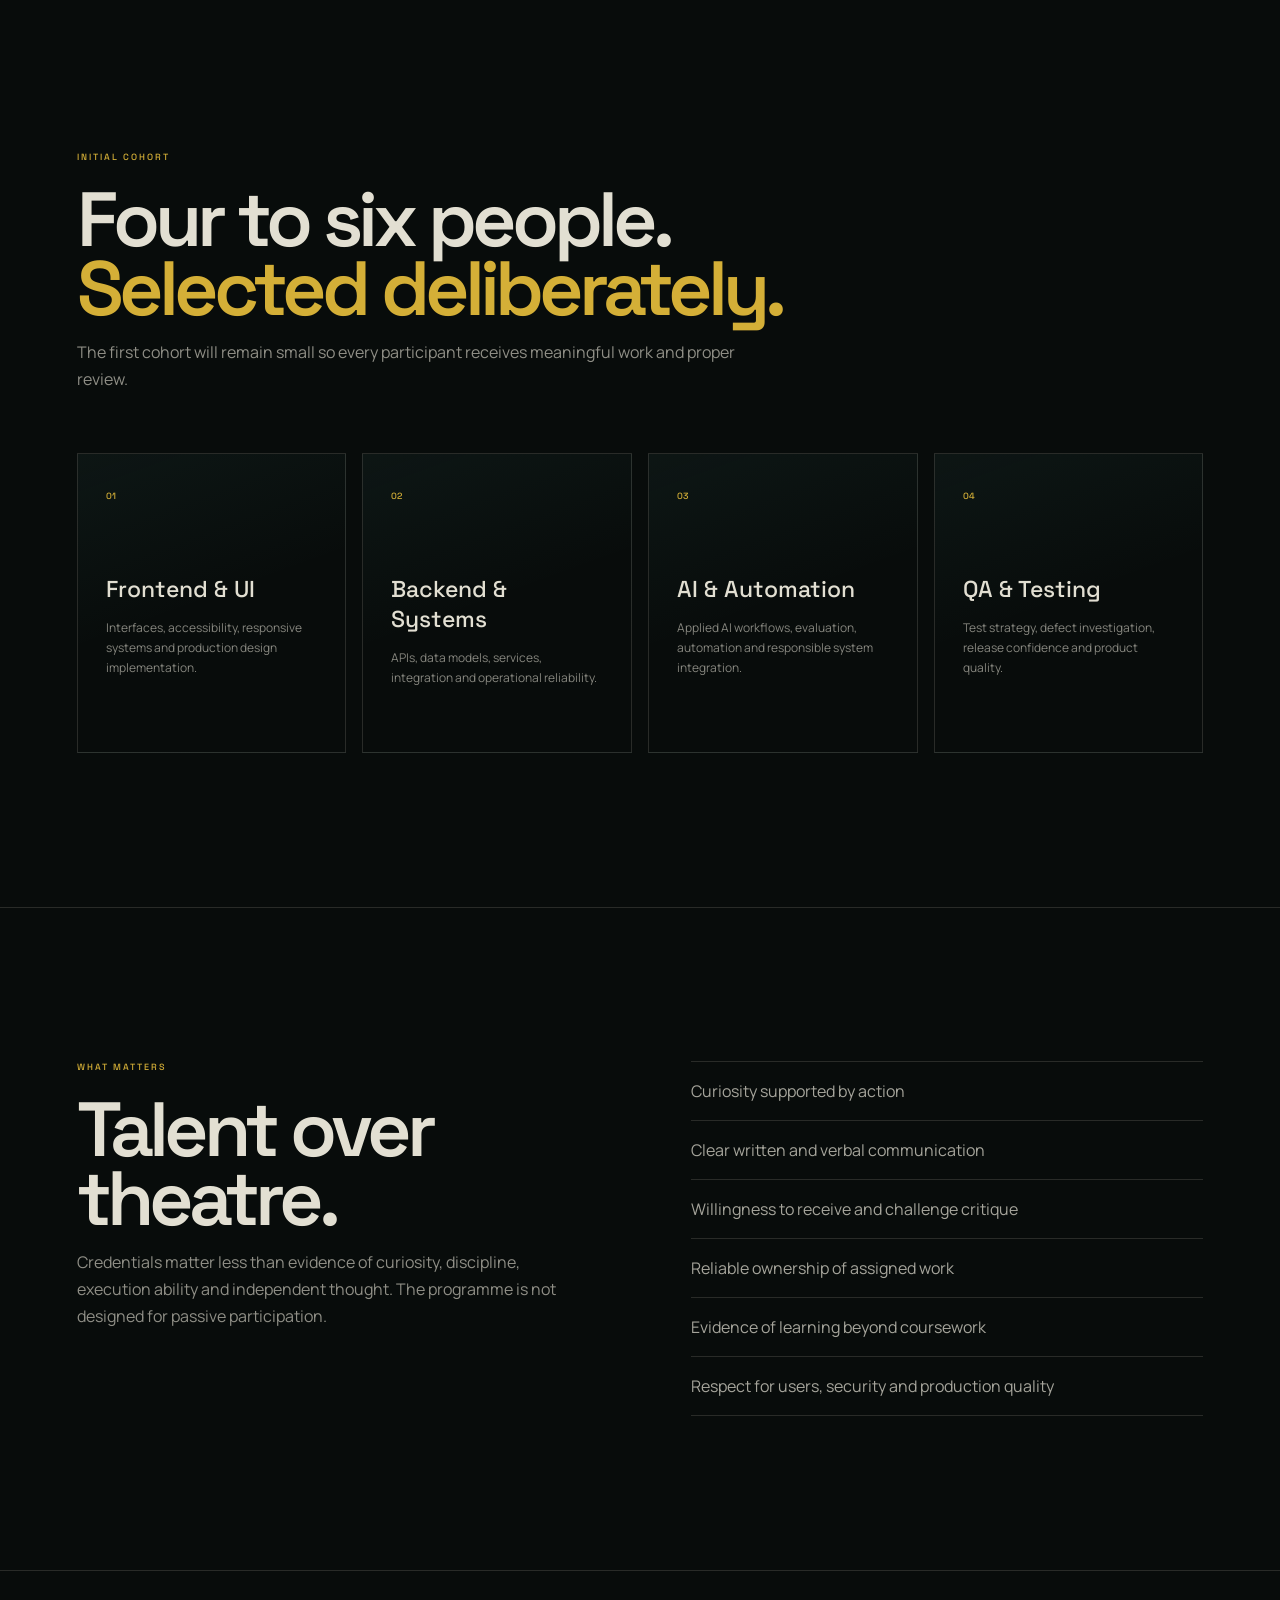
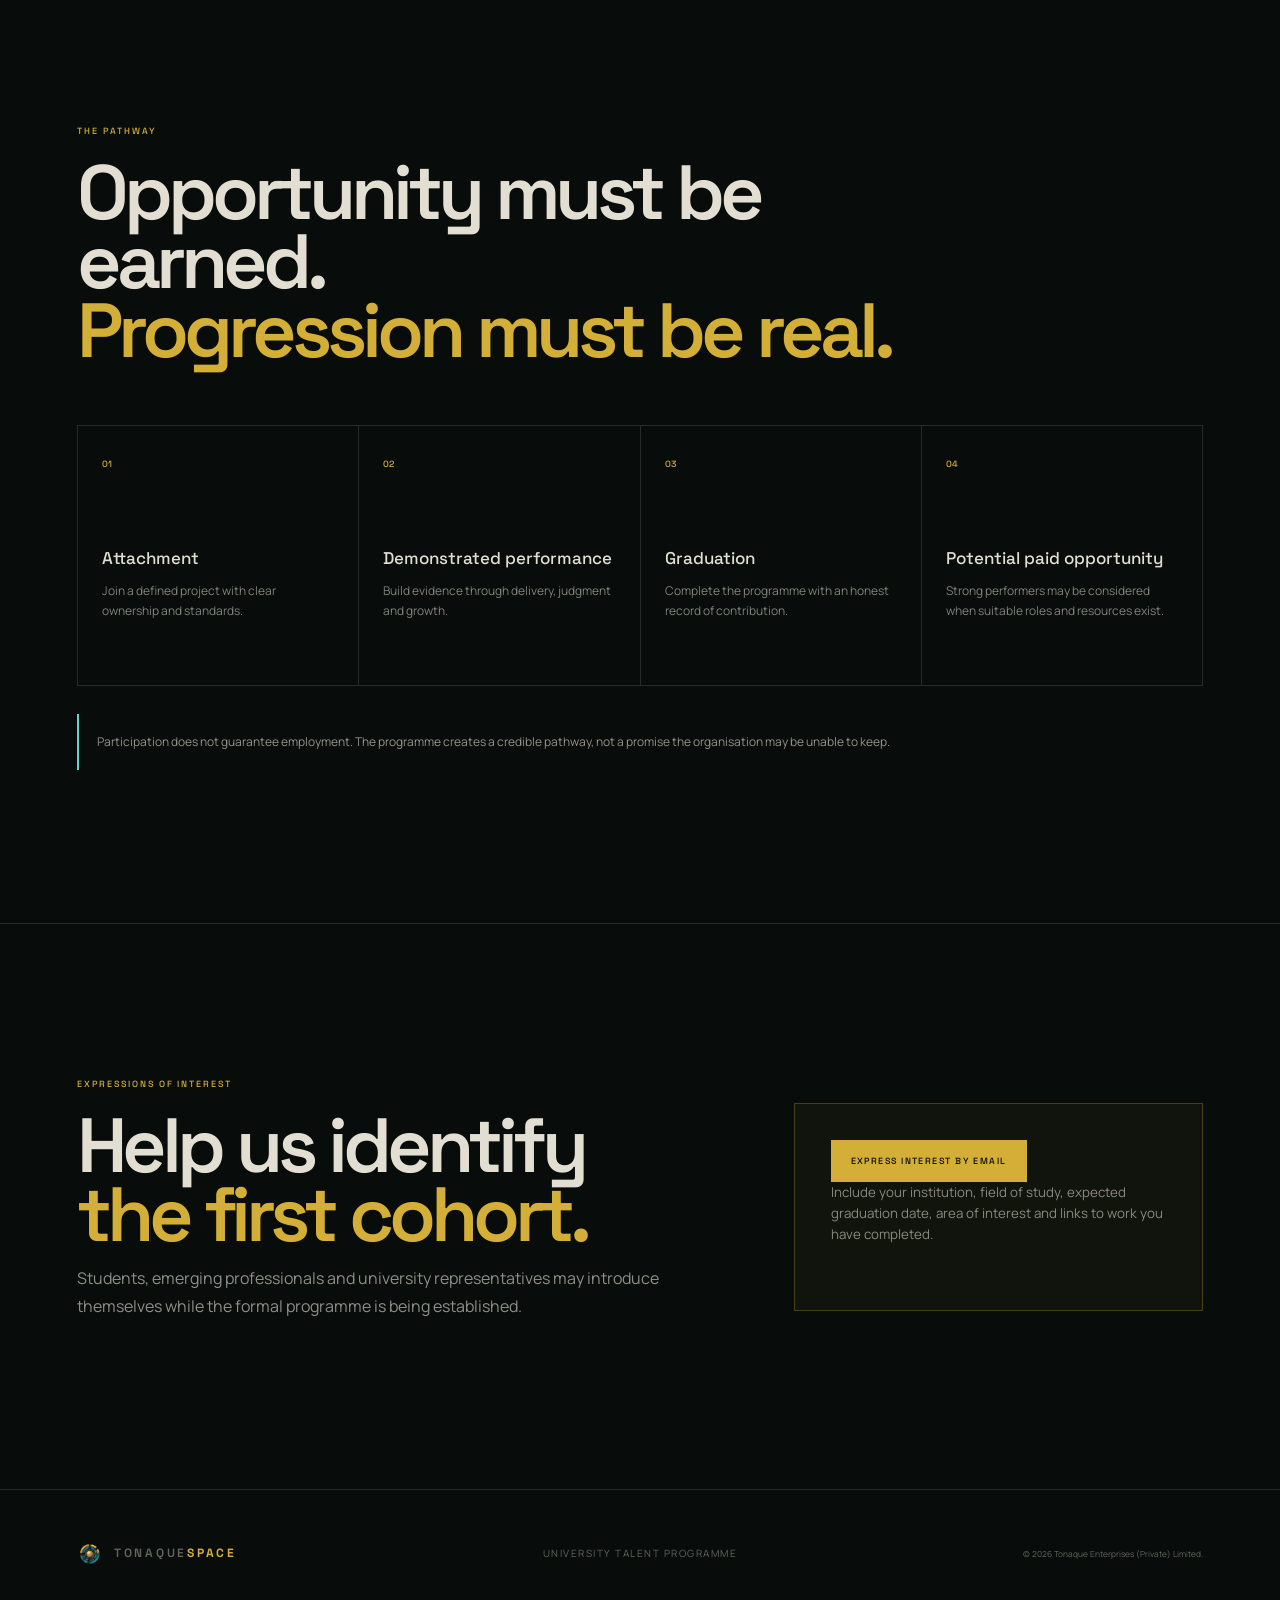
<file: university.html>
<!doctype html>
<html lang="en">
<head>
  <meta charset="utf-8">
  <meta name="viewport" content="width=device-width,initial-scale=1">
  <meta name="theme-color" content="#080c0b">
  <meta name="description" content="The TonaqueSpace University Talent Programme: meaningful production experience for exceptional emerging African technology talent.">
  <title>University Talent Programme — TonaqueSpace</title>
  <link rel="icon" href="favicon.ico" sizes="any">
  <link rel="icon" type="image/png" sizes="512x512" href="favicon.png">
  <link rel="apple-touch-icon" sizes="180x180" href="apple-touch-icon.png">
  <link rel="stylesheet" href="ecosystem.css">
</head>
<body>
  <a class="skip-link" href="#main">Skip to content</a>
  <header class="ecosystem-header">
    <a class="ecosystem-brand" href="index.html"><i></i><span>TONAQUE<b>SPACE</b></span></a>
    <nav aria-label="Programme navigation"><a href="#programme">Programme</a><a href="#tracks">Tracks</a><a href="#standards">Standards</a><a href="#pathway">Pathway</a><a href="ecosystem.html#partners">Partnerships</a></nav>
    <a class="journey-return" href="ecosystem.html">Ecosystem</a>
  </header>
  <main id="main">
    <section class="programme-hero">
      <p class="kicker">TonaqueSpace University Talent Programme</p>
      <h1>Potential deserves<br><em>real responsibility.</em></h1>
      <p class="lede">A structured development pathway for exceptional students and emerging professionals who want to learn by contributing to genuine technology products—not by watching from the sidelines.</p>
      <div class="programme-status"><span>Programme status</span><strong>Development phase</strong><p>Formal applications are not yet open. Expressions of interest are welcome while programme partnerships and operating structures are established.</p></div>
    </section>

    <section class="programme-principle section" id="programme">
      <div class="section-heading"><p class="kicker">The proposition</p><h2>Meaningful work.<br><em>Measured growth.</em></h2></div>
      <div class="principle-grid"><article><b>Production exposure</b><p>Work with code, documentation, testing, deployments and real project constraints.</p></article><article><b>Structured review</b><p>Receive direct technical critique, clear standards and evidence-based assessment.</p></article><article><b>Independent thinking</b><p>Question assumptions, propose better approaches and learn to defend technical decisions.</p></article><article><b>Professional discipline</b><p>Practise ownership, communication, source control and reliable delivery.</p></article></div>
    </section>

    <section class="tracks section" id="tracks">
      <div class="section-heading"><p class="kicker">Initial cohort</p><h2>Four to six people.<br><em>Selected deliberately.</em></h2><p>The first cohort will remain small so every participant receives meaningful work and proper review.</p></div>
      <div class="track-grid"><article><span>01</span><h3>Frontend & UI</h3><p>Interfaces, accessibility, responsive systems and production design implementation.</p></article><article><span>02</span><h3>Backend & Systems</h3><p>APIs, data models, services, integration and operational reliability.</p></article><article><span>03</span><h3>AI & Automation</h3><p>Applied AI workflows, evaluation, automation and responsible system integration.</p></article><article><span>04</span><h3>QA & Testing</h3><p>Test strategy, defect investigation, release confidence and product quality.</p></article></div>
    </section>

    <section class="standards section" id="standards">
      <div><p class="kicker">What matters</p><h2>Talent over theatre.</h2><p>Credentials matter less than evidence of curiosity, discipline, execution ability and independent thought. The programme is not designed for passive participation.</p></div>
      <ul><li>Curiosity supported by action</li><li>Clear written and verbal communication</li><li>Willingness to receive and challenge critique</li><li>Reliable ownership of assigned work</li><li>Evidence of learning beyond coursework</li><li>Respect for users, security and production quality</li></ul>
    </section>

    <section class="pathway section" id="pathway">
      <div class="section-heading"><p class="kicker">The pathway</p><h2>Opportunity must be earned.<br><em>Progression must be real.</em></h2></div>
      <ol class="pathway-line"><li><span>01</span><b>Attachment</b><p>Join a defined project with clear ownership and standards.</p></li><li><span>02</span><b>Demonstrated performance</b><p>Build evidence through delivery, judgment and growth.</p></li><li><span>03</span><b>Graduation</b><p>Complete the programme with an honest record of contribution.</p></li><li><span>04</span><b>Potential paid opportunity</b><p>Strong performers may be considered when suitable roles and resources exist.</p></li></ol>
      <p class="honesty-note">Participation does not guarantee employment. The programme creates a credible pathway, not a promise the organisation may be unable to keep.</p>
    </section>

    <section class="interest section">
      <div><p class="kicker">Expressions of interest</p><h2>Help us identify<br><em>the first cohort.</em></h2><p>Students, emerging professionals and university representatives may introduce themselves while the formal programme is being established.</p></div>
      <aside><a class="primary-action" href="mailto:admin@tonaquedigital.co.zw?subject=TonaqueSpace%20University%20Programme%20Interest">Express interest by email</a><small>Include your institution, field of study, expected graduation date, area of interest and links to work you have completed.</small></aside>
    </section>
  </main>
  <footer><a class="ecosystem-brand" href="index.html"><i></i><span>TONAQUE<b>SPACE</b></span></a><p>University Talent Programme</p><small>© 2026 Tonaque Enterprises (Private) Limited.</small></footer>
</body>
</html>
</file>
<file: styles.css>
@import url('https://fonts.googleapis.com/css2?family=Manrope:wght@300;400;500;600&family=Space+Grotesk:wght@400;500;600;700&display=swap');
:root{--ink:#080c0b;--mineral:#e2dfd2;--stone:#a7aaa2;--teal:#65d4c7;--gold:#d4af37;--line:rgba(226,223,210,.17);--current:0;--ease:cubic-bezier(.76,0,.24,1)}*{box-sizing:border-box}html,body{margin:0;width:100%;height:100%;overflow:hidden;background:var(--ink);color:var(--mineral);font-family:Manrope,Arial,sans-serif}button{font:inherit;color:inherit}.skip-link{position:fixed;left:16px;top:-80px;z-index:100;background:var(--mineral);color:var(--ink);padding:12px 16px}.skip-link:focus{top:16px}
.site-header{position:fixed;inset:0 0 auto;z-index:30;height:88px;padding:0 clamp(20px,4vw,64px);display:grid;grid-template-columns:1fr auto 1fr;align-items:center;background:linear-gradient(180deg,rgba(8,12,11,.8),transparent)}.brand,.menu-trigger,.identity-trigger,.final-identity,.smartapps-trigger,.arrow{border:0;background:transparent;cursor:pointer}.brand{justify-self:start;display:flex;align-items:center;gap:12px;font:600 13px/1 Space Grotesk,sans-serif;letter-spacing:.23em}.brand i{width:7px;height:7px;border-radius:50%;background:var(--gold);box-shadow:0 0 18px 5px rgba(212,175,55,.23)}.brand b{font-weight:600;color:var(--gold)}.journey-context{display:flex;align-items:center;gap:12px;margin:0;font:500 9px/1 Space Grotesk,sans-serif;letter-spacing:.18em;text-transform:uppercase;color:rgba(226,223,210,.5)}.journey-context i{width:32px;height:1px;background:var(--line)}.journey-context span:first-child{color:rgba(226,223,210,.8)}.header-actions{justify-self:end;display:flex;align-items:center;gap:26px}.identity-trigger,.menu-trigger{font:500 9px/1 Space Grotesk,sans-serif;text-transform:uppercase;letter-spacing:.18em}.identity-trigger{color:rgba(226,223,210,.58)}.menu-trigger{display:flex;align-items:center;gap:12px}.menu-trigger i,.menu-trigger i:after{display:block;content:"";width:20px;height:1px;background:currentColor;transition:.35s}.menu-trigger i:after{transform:translateY(6px)}.menu-trigger[aria-expanded=true] i{transform:rotate(45deg)}.menu-trigger[aria-expanded=true] i:after{transform:rotate(-90deg)}
.viewport{position:fixed;inset:0;overflow:hidden}.track{width:700vw;height:100%;display:flex;transform:translate3d(calc(var(--current) * -100vw),0,0);transition:transform 1.05s var(--ease);will-change:transform}.chapter{position:relative;flex:0 0 100vw;width:100vw;height:100%;overflow:hidden;isolation:isolate}.cinematic{position:absolute;inset:0;z-index:-3;width:100%;height:100%;object-fit:cover;transform:scale(1.035);transition:transform 1.6s var(--ease),filter 1.2s}.chapter.is-current .cinematic{transform:scale(1)}.grade{position:absolute;inset:0;z-index:-2}.grade--origin{background:linear-gradient(90deg,rgba(8,12,11,.88),rgba(8,12,11,.1) 67%),linear-gradient(0deg,rgba(8,12,11,.92),transparent 48%,rgba(8,12,11,.3))}.grade--left{background:linear-gradient(90deg,rgba(8,12,11,.93),rgba(8,12,11,.14) 58%),linear-gradient(0deg,rgba(8,12,11,.72),transparent 40%)}.grade--left-soft{background:linear-gradient(90deg,rgba(8,12,11,.86),transparent 58%),linear-gradient(0deg,rgba(8,12,11,.7),transparent 44%)}.grade--right{background:linear-gradient(270deg,rgba(8,12,11,.92),rgba(8,12,11,.07) 60%),linear-gradient(0deg,rgba(8,12,11,.76),transparent 45%)}.grade--bottom{background:linear-gradient(0deg,rgba(8,12,11,.96),transparent 64%),linear-gradient(90deg,rgba(8,12,11,.35),transparent,rgba(8,12,11,.35))}.grade--final{background:linear-gradient(0deg,rgba(8,12,11,.91),transparent 64%),radial-gradient(circle at 50% 45%,transparent 20%,rgba(8,12,11,.3) 78%)}
.chapter-index{position:absolute;left:clamp(20px,4vw,64px);top:50%;transform:translateY(-50%);display:flex;align-items:center;gap:12px;writing-mode:vertical-rl;font:500 9px/1 Space Grotesk,sans-serif;text-transform:uppercase;letter-spacing:.2em;color:rgba(226,223,210,.5)}.chapter-index span{color:var(--gold)}.chapter-index i{width:1px;height:68px;background:linear-gradient(var(--gold),transparent)}.chapter-index b{font-weight:500}.copy{position:absolute;opacity:.2;transform:translateX(45px);transition:opacity .7s .42s,transform .9s .35s var(--ease)}.is-current .copy{opacity:1;transform:none}.eyebrow{margin:0 0 18px;color:var(--gold);font:500 9px/1.5 Space Grotesk,sans-serif;text-transform:uppercase;letter-spacing:.22em}.copy h1,.copy h2{margin:0;font:600 clamp(50px,6.5vw,100px)/.89 Space Grotesk,sans-serif;letter-spacing:-.065em}.copy h1 span{display:block;font-size:.62em;font-weight:300;color:rgba(226,223,210,.62);letter-spacing:-.04em;margin-bottom:8px}.copy h2 em{font-style:normal;color:var(--gold)}.support{max-width:500px;margin:28px 0 0;color:rgba(226,223,210,.68);font-size:clamp(12px,1vw,15px);line-height:1.75}.copy--lower-left{left:clamp(58px,10vw,155px);bottom:clamp(120px,18vh,190px);max-width:850px}.copy--left{left:clamp(58px,9vw,140px);top:50%;transform:translate(45px,-50%);width:min(610px,48vw)}.is-current .copy--left{transform:translateY(-50%)}.copy--right{right:clamp(50px,8vw,120px);top:50%;transform:translate(45px,-50%);width:min(650px,48vw)}.is-current .copy--right{transform:translateY(-50%)}.copy--bottom-center{left:50%;bottom:clamp(115px,16vh,170px);transform:translate(45px,0);width:min(1100px,80vw);text-align:center}.is-current .copy--bottom-center{transform:translateX(-50%)}.copy--bottom-center h2{font-size:clamp(38px,5.1vw,76px)}.copy--final{left:50%;bottom:clamp(120px,17vh,180px);width:min(1050px,86vw);text-align:center;transform:translate(45px,0)}.is-current .copy--final{transform:translateX(-50%)}.copy--final h2{font-size:clamp(42px,5.5vw,84px)}
.systems-mini{margin-top:30px;border-top:1px solid var(--line);border-bottom:1px solid var(--line);display:grid;grid-template-columns:1fr 1fr}.systems-mini span{padding:15px 0;display:flex;justify-content:space-between;gap:16px;border-bottom:1px solid var(--line)}.systems-mini span:nth-last-child(-n+2){border-bottom:0}.systems-mini span:nth-child(odd){padding-right:18px;border-right:1px solid var(--line)}.systems-mini span:nth-child(even){padding-left:18px}.systems-mini b,.systems-mini small{font:500 9px/1.3 Space Grotesk,sans-serif;text-transform:uppercase;letter-spacing:.1em}.systems-mini small{color:var(--teal);text-align:right}.systems-mini span:last-child small{color:var(--stone)}.core-guide{position:absolute;left:66%;top:50%;width:min(38vw,540px);aspect-ratio:1;transform:translate(-50%,-50%) rotate(45deg);border:1px solid rgba(212,175,55,.18);box-shadow:inset 0 0 80px rgba(97,201,189,.04)}.core-guide:before{content:"";position:absolute;inset:18%;border:1px solid rgba(101,212,199,.18)}.signal-lines{position:absolute;inset:0;opacity:.23}.signal-lines i{position:absolute;left:50%;top:50%;width:45vw;height:1px;background:linear-gradient(90deg,var(--gold),var(--teal),transparent);transform-origin:left}.signal-lines i:nth-child(1){transform:rotate(18deg)}.signal-lines i:nth-child(2){transform:rotate(162deg)}.signal-lines i:nth-child(3){transform:rotate(-90deg)}
.controls{position:fixed;z-index:25;left:50%;bottom:24px;transform:translateX(-50%);display:flex;align-items:center;gap:14px}.arrow{width:42px;height:42px;border:1px solid var(--line);display:grid;place-items:center;background:rgba(8,12,11,.58);backdrop-filter:blur(15px)}.arrow:disabled{opacity:.28;cursor:default}.arrow i{width:8px;height:8px;border-top:1px solid var(--mineral);border-right:1px solid var(--mineral);transform:rotate(45deg)}.arrow--prev i{transform:rotate(-135deg)}.progress{height:42px;min-width:290px;padding:0 16px;display:grid;grid-template-columns:auto 1fr auto;gap:13px;align-items:center;background:rgba(8,12,11,.62);border:1px solid var(--line);backdrop-filter:blur(15px);font:500 8px/1 Space Grotesk,sans-serif;text-transform:uppercase;letter-spacing:.14em}.progress-label{color:var(--gold)}.progress-name{color:rgba(226,223,210,.62)}.progress-line{height:1px;background:rgba(226,223,210,.15);overflow:hidden}.progress-line i{display:block;width:calc((var(--current) + 1) / 7 * 100%);height:100%;background:linear-gradient(90deg,var(--gold),var(--teal));transition:width .9s var(--ease)}.gesture-hint{position:fixed;right:clamp(20px,4vw,64px);bottom:39px;z-index:20;display:flex;align-items:center;gap:9px;margin:0;color:rgba(226,223,210,.5);font:500 8px Space Grotesk,sans-serif;text-transform:uppercase;letter-spacing:.15em}.gesture-hint i{width:32px;height:1px;background:var(--gold)}.final-identity{margin-top:28px;padding:13px 18px;border:1px solid rgba(226,223,210,.3);font:500 9px Space Grotesk,sans-serif;text-transform:uppercase;letter-spacing:.15em;background:rgba(8,12,11,.45)}
.journey-menu{position:fixed;inset:0;z-index:28;padding:120px clamp(24px,10vw,160px) 70px;background:rgba(8,12,11,.96);backdrop-filter:blur(24px);opacity:0;visibility:hidden;overflow-y:auto;overscroll-behavior:contain;transition:.45s}.journey-menu.is-open{opacity:1;visibility:visible}.journey-menu>p{color:var(--gold);font:500 9px Space Grotesk,sans-serif;text-transform:uppercase;letter-spacing:.2em}.journey-menu ol{list-style:none;padding:0;margin:28px 0;display:grid;grid-template-columns:1fr 1fr;border-top:1px solid var(--line);border-left:1px solid var(--line)}.journey-menu li{border-right:1px solid var(--line);border-bottom:1px solid var(--line)}.journey-menu button{width:100%;padding:18px 22px;border:0;background:transparent;text-align:left;font:400 clamp(17px,2vw,26px) Space Grotesk,sans-serif;cursor:pointer}.journey-menu button span{display:block;margin-bottom:7px;color:var(--teal);font-size:8px;letter-spacing:.15em}.identity-dialog{width:min(1000px,92vw);height:min(92vh,980px);padding:0;border:1px solid var(--line);background:rgba(8,12,11,.96);color:var(--mineral);backdrop-filter:blur(24px)}.identity-dialog::backdrop{background:rgba(0,0,0,.82)}.identity-dialog>div{height:100%;padding:40px;display:grid;grid-template-rows:auto auto 1fr auto}.identity-dialog p,.identity-dialog small{margin:0;color:var(--gold);font:500 8px Space Grotesk,sans-serif;text-transform:uppercase;letter-spacing:.16em}.identity-dialog h2{margin:8px 0 22px;font:500 clamp(28px,4vw,48px) Space Grotesk,sans-serif}.identity-dialog img{min-height:0;width:100%;height:100%;object-fit:contain}.identity-dialog small{color:rgba(226,223,210,.5);padding-top:15px}.dialog-close{position:absolute;right:18px;top:18px;border:1px solid var(--line);background:var(--ink);padding:9px 12px;cursor:pointer;font:500 8px Space Grotesk,sans-serif;text-transform:uppercase;letter-spacing:.15em}:focus-visible{outline:1px solid var(--gold);outline-offset:4px}
@media(max-width:760px){.site-header{height:70px;padding:0 18px;grid-template-columns:1fr auto}.journey-context,.identity-trigger,.menu-trigger span{display:none}.brand{font-size:10px}.header-actions{gap:10px}.chapter-index{left:18px;top:91px;transform:none;writing-mode:horizontal-tb}.chapter-index i{width:38px;height:1px}.cinematic{object-position:center center}.grade--origin,.grade--left,.grade--left-soft,.grade--right,.grade--bottom,.grade--final{background:linear-gradient(0deg,rgba(8,12,11,.97) 0%,rgba(8,12,11,.5) 55%,rgba(8,12,11,.25))}.copy--lower-left,.copy--left,.copy--right,.copy--bottom-center,.copy--final{left:22px;right:22px;top:auto;bottom:105px;width:auto;text-align:left;transform:translateX(30px)}.is-current .copy--left,.is-current .copy--right,.is-current .copy--bottom-center,.is-current .copy--final{transform:none}.copy h1,.copy h2{font-size:clamp(42px,13.5vw,62px)}.copy--bottom-center h2,.copy--final h2{font-size:clamp(36px,11vw,52px)}.support{font-size:11px;margin-top:18px}.systems-mini{margin-top:20px;grid-template-columns:1fr}.systems-mini span,.systems-mini span:nth-child(odd),.systems-mini span:nth-child(even){padding:9px 0;border-right:0;border-bottom:1px solid var(--line)}.systems-mini span:last-child{border-bottom:0}.core-guide,.signal-lines{display:none}.controls{bottom:14px;gap:7px}.arrow{width:40px;height:40px}.progress{min-width:0;width:210px;height:40px}.progress-name{display:none}.gesture-hint{display:none}.journey-menu{padding:90px 18px 70px}.journey-menu ol{grid-template-columns:1fr}.journey-menu button{padding:12px 16px;font-size:17px}.identity-dialog>div{padding:56px 16px 20px}}
@media(prefers-reduced-motion:reduce){.track{transition:none}.cinematic,.copy,.journey-menu,.progress-line i{transition:none}.chapter .cinematic{transform:none}}
.track{transform:translate3d(var(--offset,0vw),0,0)}
.progress-line i{width:var(--progress,14.285%)}
.journey-context img{width:24px;height:24px;object-fit:contain}.smartcore-signature{display:flex;align-items:center;gap:12px;margin-bottom:18px}.smartcore-signature img{width:46px;height:46px;object-fit:contain}.smartcore-signature .eyebrow{margin:0}.final-core-symbol{width:70px;height:70px;object-fit:contain;margin-bottom:12px;filter:drop-shadow(0 0 18px rgba(212,175,55,.16))}
@media(max-width:760px){.smartcore-signature img{width:38px;height:38px}.final-core-symbol{width:54px;height:54px}}
.chapter>picture{position:absolute;inset:0;z-index:-3;overflow:hidden}.chapter>picture .cinematic{z-index:auto}.chapter:after{content:"";position:absolute;inset:0;z-index:18;pointer-events:none;background:linear-gradient(90deg,transparent,rgba(101,212,199,.1) 42%,rgba(212,175,55,.2) 50%,transparent 58%);transform:translateX(-115%);opacity:0}.chapter.is-current:after{animation:signal-sweep 1.35s .08s var(--ease) both}@keyframes signal-sweep{0%{transform:translateX(-115%);opacity:0}18%{opacity:.8}72%{opacity:.35}100%{transform:translateX(115%);opacity:0}}.chapter.is-current .chapter-index span{animation:index-glow 1.4s .45s both}@keyframes index-glow{0%{text-shadow:none}45%{text-shadow:0 0 18px rgba(212,175,55,.8)}100%{text-shadow:none}}.controls,.site-header{transition:opacity .45s,transform .65s var(--ease)}
@media(max-height:690px) and (min-width:761px){.site-header{height:68px}.copy h1,.copy h2{font-size:clamp(42px,5.6vw,78px)}.copy--lower-left,.copy--bottom-center,.copy--final{bottom:92px}.support{margin-top:16px}.systems-mini{margin-top:18px}.systems-mini span{padding:10px 0}}
@media(max-width:760px){.chapter>picture .cinematic{object-position:center}.copy{max-height:64vh}.systems-mini{max-height:205px;overflow:auto;scrollbar-width:thin}.identity-dialog{width:calc(100vw - 20px);height:calc(100dvh - 20px)}.chapter:after{background:linear-gradient(90deg,transparent,rgba(101,212,199,.08),rgba(212,175,55,.15),transparent)}}

.smartapps-trigger{margin-top:25px;padding:13px 18px;border:1px solid rgba(101,212,199,.42);color:var(--mineral);font:500 9px Space Grotesk,sans-serif;text-transform:uppercase;letter-spacing:.15em;background:linear-gradient(90deg,rgba(101,212,199,.08),rgba(212,175,55,.05));transition:border-color .3s,background .3s,transform .3s}.smartapps-trigger:hover{border-color:var(--teal);background:rgba(101,212,199,.12);transform:translateY(-2px)}.smartapps-dialog{width:min(1240px,94vw);height:min(94vh,980px);padding:0;border:1px solid rgba(101,212,199,.28);background:rgba(6,11,11,.98);color:var(--mineral);overflow:hidden}.smartapps-dialog::backdrop{background:rgba(0,0,0,.88);backdrop-filter:blur(12px)}.smartapps-close{position:absolute;z-index:2;right:18px;top:18px;border:1px solid var(--line);background:var(--ink);color:var(--mineral);padding:9px 12px;cursor:pointer;font:500 8px Space Grotesk,sans-serif;text-transform:uppercase;letter-spacing:.15em}.smartapps-dialog__inner{height:100%;padding:42px;overflow:auto;display:grid;grid-template-columns:minmax(0,1.5fr) minmax(280px,.72fr);grid-template-areas:"intro intro" "showcase list" "future future";gap:24px 34px;align-content:start}.smartapps-intro{grid-area:intro;max-width:900px}.smartapps-intro>p:first-child{margin:0;color:var(--gold);font:500 8px Space Grotesk,sans-serif;text-transform:uppercase;letter-spacing:.19em}.smartapps-intro h2{margin:8px 0 10px;font:500 clamp(34px,5vw,64px)/1 Space Grotesk,sans-serif;letter-spacing:-.035em}.smartapps-lede{max-width:760px;margin:0;color:rgba(226,223,210,.65);font:400 13px/1.65 Space Grotesk,sans-serif}.smartapps-showcase{grid-area:showcase;width:100%;height:auto;align-self:start;border:1px solid rgba(101,212,199,.18);box-shadow:0 24px 80px rgba(0,0,0,.38)}.smartapps-list{grid-area:list;list-style:none;margin:0;padding:0;border-top:1px solid var(--line)}.smartapps-list li{display:flex;justify-content:space-between;gap:20px;padding:12px 0;border-bottom:1px solid var(--line)}.smartapps-list b,.smartapps-list span{font:500 9px/1.25 Space Grotesk,sans-serif;text-transform:uppercase;letter-spacing:.11em}.smartapps-list span{color:var(--teal);text-align:right}.smartapps-future{grid-area:future;margin:0;padding:18px 0 0;border-top:1px solid rgba(212,175,55,.24);color:rgba(226,223,210,.58);font:400 11px/1.6 Space Grotesk,sans-serif}.smartapps-future span{display:block;margin-bottom:5px;color:var(--gold);font:500 8px/1 Space Grotesk,sans-serif;text-transform:uppercase;letter-spacing:.17em}
@media(max-width:760px){.smartapps-trigger{margin-top:18px}.smartapps-dialog{width:calc(100vw - 14px);height:calc(100dvh - 14px)}.smartapps-dialog__inner{padding:58px 16px 24px;grid-template-columns:1fr;grid-template-areas:"intro" "showcase" "list" "future";gap:20px}.smartapps-intro h2{font-size:40px}.smartapps-lede{font-size:12px}.smartapps-list li{padding:10px 0}}
@media(prefers-reduced-motion:reduce){.chapter.is-current:after,.chapter.is-current .chapter-index span{animation:none}}
.welcome{position:fixed;inset:0;z-index:90;display:grid;place-items:center;background:#080c0b;transition:opacity 1s var(--ease),visibility 1s}.welcome.is-entered{opacity:0;visibility:hidden;pointer-events:none}.welcome-atmosphere{position:absolute;inset:0;background:radial-gradient(circle at 50% 44%,rgba(13,61,56,.32),transparent 48%),linear-gradient(90deg,transparent 12%,rgba(226,223,210,.08) 12.05%,transparent 12.1%,transparent 88%,rgba(226,223,210,.08) 88.05%,transparent 88.1%)}.welcome-atmosphere:after{content:"";position:absolute;left:50%;top:0;width:1px;height:100%;background:linear-gradient(transparent,rgba(212,175,55,.18),transparent)}.welcome-inner{position:relative;width:min(760px,88vw);text-align:center}.welcome-inner>img{display:block;width:min(660px,88vw);height:auto;margin:0 auto -2.5%;mix-blend-mode:screen}.welcome-kicker{margin:0 0 10px;color:var(--gold);font:500 8px Space Grotesk,sans-serif;text-transform:uppercase;letter-spacing:.22em}.welcome h1{margin:0;font:500 clamp(32px,4.7vw,64px)/1 Space Grotesk,sans-serif;letter-spacing:-.045em}.welcome h1+ p{margin:18px 0 28px;color:rgba(226,223,210,.58);font-size:12px;line-height:1.8}.welcome h1+ p span{color:var(--mineral);text-transform:uppercase;font:500 10px Space Grotesk,sans-serif;letter-spacing:.16em}.welcome-actions{display:flex;justify-content:center;align-items:center;gap:18px}.enter-experience,.enter-silent{border:0;cursor:pointer;text-transform:uppercase;font:500 9px Space Grotesk,sans-serif;letter-spacing:.16em}.enter-experience{display:flex;align-items:center;gap:18px;padding:15px 20px;background:var(--gold);color:var(--ink)}.enter-experience i{position:relative;width:42px;height:1px;background:var(--ink)}.enter-experience i:after{content:"";position:absolute;right:0;top:-3px;width:6px;height:6px;border-top:1px solid var(--ink);border-right:1px solid var(--ink);transform:rotate(45deg)}.enter-silent{padding:15px;background:transparent;color:rgba(226,223,210,.62)}.welcome small{display:block;margin-top:20px;color:rgba(226,223,210,.3);font-size:9px}.sound-control{position:fixed;z-index:35;left:clamp(20px,4vw,64px);bottom:34px;display:flex;align-items:center;gap:10px;border:0;background:transparent;color:rgba(226,223,210,.56);cursor:pointer;font:500 8px Space Grotesk,sans-serif;text-transform:uppercase;letter-spacing:.14em}.sound-control i{height:14px;display:flex;align-items:end;gap:2px}.sound-control b{display:block;width:2px;height:5px;background:currentColor}.sound-control b:nth-child(2){height:10px}.sound-control b:nth-child(3){height:7px}.sound-control[aria-pressed=true]{color:var(--gold)}.sound-control[aria-pressed=true] b{animation:audio-bar .8s ease-in-out infinite alternate}.sound-control[aria-pressed=true] b:nth-child(2){animation-delay:-.3s}.sound-control[aria-pressed=true] b:nth-child(3){animation-delay:-.55s}@keyframes audio-bar{from{transform:scaleY(.35)}to{transform:scaleY(1)}}
@media(max-width:760px){.welcome-inner{width:90vw}.welcome-inner>img{width:94vw;margin-bottom:0}.welcome h1{font-size:clamp(32px,10vw,46px)}.welcome-actions{flex-direction:column;gap:4px}.enter-experience{min-width:220px;justify-content:space-between}.sound-control{left:16px;bottom:68px}.sound-control span{display:none}}
@media(prefers-reduced-motion:reduce){.welcome{transition:none}.sound-control[aria-pressed=true] b{animation:none}}
.auto-control{position:fixed;z-index:35;left:clamp(112px,10vw,168px);bottom:34px;display:flex;align-items:center;gap:9px;border:0;background:transparent;color:rgba(226,223,210,.56);cursor:pointer;font:500 8px Space Grotesk,sans-serif;text-transform:uppercase;letter-spacing:.14em}.auto-control i{width:9px;height:9px;border-left:3px double currentColor;border-right:3px double currentColor}.auto-control[aria-pressed=false] i{border:0;width:0;height:0;border-top:5px solid transparent;border-bottom:5px solid transparent;border-left:8px solid currentColor}.auto-control[aria-pressed=true]{color:var(--teal)}.auto-control[aria-pressed=true]:after{content:"";position:absolute;left:0;right:0;bottom:-5px;height:1px;background:linear-gradient(90deg,var(--teal),var(--gold));transform-origin:left;animation:auto-progress 6s linear both}@keyframes auto-progress{from{transform:scaleX(0)}to{transform:scaleX(1)}}
@media(max-width:760px){.auto-control{left:52px;bottom:68px}.auto-control span{display:none}}
@media(prefers-reduced-motion:reduce){.auto-control[aria-pressed=true]:after{animation:none}.auto-control{display:none}}

/* ============ Finishing pass — SmartApp conversion pathway ============
   Native TonaqueSpace treatment: Deep Ink, Teal, Gold, Mineral Light,
   sharp panel geometry, restrained motion. No white SaaS form styling. */

.smartapps-conversion{margin-top:34px;padding-top:26px;border-top:1px solid var(--line);display:grid;grid-template-columns:1.4fr 1fr;gap:18px}
.register-callout,.contact-callout{position:relative;padding:26px 28px 28px;border:1px solid var(--line);background:linear-gradient(160deg,rgba(101,212,199,.05),rgba(8,12,11,0) 55%),rgba(8,12,11,.42)}
.register-callout{border-color:rgba(212,175,55,.34);box-shadow:inset 0 1px 0 rgba(212,175,55,.12)}
.register-callout h3,.contact-callout h3{margin:0 0 10px;color:var(--gold);font:500 clamp(16px,1.8vw,22px)/1 Space Grotesk,sans-serif;letter-spacing:-.01em}
.contact-callout h3{color:var(--teal)}
.register-callout>p,.contact-callout>p{margin:0 0 20px;color:rgba(226,223,210,.66);font:400 12.5px/1.55 Space Grotesk,sans-serif}
.register-trigger,.contact-trigger{display:inline-flex;align-items:center;gap:14px;padding:13px 20px;border:0;cursor:pointer;text-transform:uppercase;font:500 9px Space Grotesk,sans-serif;letter-spacing:.16em;transition:background .3s,color .3s,border-color .3s,transform .3s}
.register-trigger{background:var(--gold);color:var(--ink)}
.register-trigger:after{content:"";width:18px;height:1px;background:currentColor;opacity:.7}
.register-trigger:hover{transform:translateY(-2px)}
.contact-trigger{background:transparent;color:var(--mineral);border:1px solid rgba(101,212,199,.42)}
.contact-trigger:hover{border-color:var(--teal);background:rgba(101,212,199,.08);transform:translateY(-2px)}

.register-dialog,.contact-dialog{width:min(760px,94vw);height:min(92vh,900px);padding:0;border:1px solid rgba(101,212,199,.3);background:rgba(6,11,11,.99);color:var(--mineral);overflow:hidden}
.register-dialog::backdrop,.contact-dialog::backdrop{background:rgba(0,0,0,.9);backdrop-filter:blur(8px)}
.register-close,.contact-close{position:absolute;z-index:2;right:18px;top:18px;border:1px solid var(--line);background:var(--ink);color:var(--mineral);padding:9px 12px;cursor:pointer;font:500 8px Space Grotesk,sans-serif;text-transform:uppercase;letter-spacing:.15em}
.register-dialog__inner{height:100%;padding:44px 46px 52px;overflow:auto;scrollbar-width:thin}
.register-intro>p:first-child{margin:0;color:var(--gold);font:500 8px Space Grotesk,sans-serif;text-transform:uppercase;letter-spacing:.19em}
.register-intro h2{margin:8px 0 12px;font:500 clamp(30px,4vw,46px)/1 Space Grotesk,sans-serif;letter-spacing:-.03em}
.register-lede{max-width:620px;margin:0;color:rgba(226,223,210,.66);font:400 13px/1.6 Space Grotesk,sans-serif}
.register-build-note{margin:18px 0 0;padding:14px 16px;border:1px solid rgba(212,175,55,.3);background:rgba(212,175,55,.06);color:rgba(226,223,210,.72);font:400 11.5px/1.5 Space Grotesk,sans-serif}
.register-build-note span{display:block;margin-bottom:4px;color:var(--gold);font:500 8px Space Grotesk,sans-serif;text-transform:uppercase;letter-spacing:.18em}
.register-form{margin-top:30px;display:grid;gap:22px}
.field{display:grid;gap:8px}
.field label{display:block;font:500 10px Space Grotesk,sans-serif;text-transform:uppercase;letter-spacing:.12em;color:rgba(226,223,210,.78)}
.required-mark{color:var(--gold)}
.optional-mark{color:var(--stone);font-weight:400}
.field input[type=text],.field input[type=email],.field input[type=tel],.field select,.field textarea{width:100%;padding:13px 14px;border:1px solid var(--line);border-radius:0;background:rgba(8,12,11,.7);color:var(--mineral);font:400 14px/1.4 Manrope,sans-serif;transition:border-color .25s}
.field select{appearance:none;background-image:linear-gradient(45deg,transparent 50%,rgba(226,223,210,.6) 50%),linear-gradient(135deg,rgba(226,223,210,.6) 50%,transparent 50%);background-position:calc(100% - 20px) 50%,calc(100% - 15px) 50%;background-size:5px 5px;background-repeat:no-repeat}
.field textarea{resize:vertical;min-height:88px}
.field input:focus,.field select:focus,.field textarea:focus{outline:1px solid var(--teal);outline-offset:2px;border-color:var(--teal)}
.field input[aria-invalid=true],.field select[aria-invalid=true]{border-color:#e39a8f}
.field--apps{margin:0;padding:0;border:0;display:grid;gap:8px}
.field--apps legend{padding:0;font:500 10px Space Grotesk,sans-serif;text-transform:uppercase;letter-spacing:.12em;color:rgba(226,223,210,.78)}
.check-group{display:grid;grid-template-columns:1fr 1fr;gap:8px 18px;margin-top:4px}
.check-group label,.check-line{display:flex;align-items:flex-start;gap:10px;font:400 13px/1.35 Manrope,sans-serif;color:rgba(226,223,210,.86);text-transform:none;letter-spacing:0;cursor:pointer}
.check-group input,.check-line input{width:16px;height:16px;flex:0 0 16px;margin:1px 0 0;accent-color:var(--teal)}
.field-hint{margin:0;font:400 11px/1.5 Manrope,sans-serif;color:var(--stone)}
.field-error{margin:0;font:400 11.5px/1.4 Manrope,sans-serif;color:#e39a8f}
.register-submit{margin-top:6px;display:grid;gap:14px;justify-items:start}

.contact-dialog__inner{height:100%;padding:46px;display:grid;align-content:start;gap:0;overflow:auto;scrollbar-width:thin}
.contact-kicker{margin:0;color:var(--teal);font:500 8px Space Grotesk,sans-serif;text-transform:uppercase;letter-spacing:.19em}
.contact-dialog h2{margin:8px 0 12px;font:500 clamp(30px,4vw,46px)/1 Space Grotesk,sans-serif;letter-spacing:-.03em}
.contact-lede{max-width:600px;margin:0 0 24px;color:rgba(226,223,210,.7);font:400 13px/1.6 Space Grotesk,sans-serif}
.contact-note{padding:16px 18px;border:1px solid rgba(101,212,199,.3);background:rgba(101,212,199,.06);margin-bottom:24px}
.contact-note span{display:block;margin-bottom:5px;color:var(--teal);font:500 8px Space Grotesk,sans-serif;text-transform:uppercase;letter-spacing:.18em}
.contact-note p{margin:0;color:rgba(226,223,210,.72);font:400 12px/1.55 Manrope,sans-serif}
.contact-disabled{padding:15px 26px;border:1px solid var(--line);background:transparent;color:rgba(226,223,210,.4);text-transform:uppercase;font:500 10px Space Grotesk,sans-serif;letter-spacing:.16em;cursor:not-allowed}

/* ==== Netlify integration & contact activation styles ==== */
.form-honeypot{position:absolute!important;width:1px;height:1px;margin:-1px;padding:0;overflow:hidden;clip:rect(0 0 0 0);clip-path:inset(50%);white-space:nowrap;border:0}
.contact-actions{display:grid;grid-template-columns:1fr 1fr;gap:14px;margin-top:6px}
.contact-link{position:relative;display:grid;gap:6px;padding:20px 22px;border:1px solid var(--line);background:linear-gradient(160deg,rgba(101,212,199,.05),rgba(8,12,11,0) 60%),rgba(8,12,11,.42);text-decoration:none;color:var(--mineral);transition:border-color .3s,background .3s,transform .3s;isolation:isolate}
.contact-link:before{content:"";position:absolute;left:0;top:0;bottom:0;width:2px;background:var(--teal);transform:scaleY(.35);transform-origin:top;transition:transform .35s}
.contact-link:hover{border-color:rgba(101,212,199,.55);background:rgba(101,212,199,.09);transform:translateY(-2px)}
.contact-link:hover:before{transform:scaleY(1)}
.contact-link span{font:500 12px/1.3 Space Grotesk,sans-serif;letter-spacing:.02em}
.contact-link small{color:var(--teal);font:500 8px/1.3 Space Grotesk,sans-serif;text-transform:uppercase;letter-spacing:.14em}
.register-submit__note{margin:0;max-width:640px;color:var(--stone);font:400 11px/1.55 Manrope,sans-serif}
.register-pending:focus{outline:1px solid var(--teal);outline-offset:4px}
.register-pending .status-heading{display:block;margin:0 0 6px;color:var(--gold);font:500 9px Space Grotesk,sans-serif;text-transform:uppercase;letter-spacing:.18em}
.register-pending .status-body{display:block;margin:0;color:rgba(226,223,210,.86);font:400 12px/1.55 Manrope,sans-serif}
.register-pending[aria-busy=true]{border-color:var(--teal)}
.register-fallbacks{margin:14px 0 0;display:flex;flex-wrap:wrap;gap:10px}
.register-fallback{padding:9px 14px;border:1px solid var(--line);color:var(--mineral);text-decoration:none;font:500 8px Space Grotesk,sans-serif;text-transform:uppercase;letter-spacing:.14em;background:rgba(8,12,11,.5);transition:border-color .3s,color .3s}
.register-fallback:hover{border-color:var(--teal);color:var(--teal)}

@media(max-width:760px){.contact-actions{grid-template-columns:1fr}.contact-link{padding:16px 18px}}
@media(prefers-reduced-motion:reduce){.contact-link,.contact-link:before{transition:none;transform:none}}
@media(max-width:760px){.smartapps-conversion{grid-template-columns:1fr;gap:14px}.register-callout,.contact-callout{padding:22px 20px 24px}.register-dialog,.contact-dialog{width:calc(100vw - 12px);height:calc(100dvh - 12px)}.register-dialog__inner{padding:58px 18px 30px}.contact-dialog__inner{padding:58px 18px 30px}.check-group{grid-template-columns:1fr}.register-form{gap:20px}}

@media(prefers-reduced-motion:reduce){.register-trigger,.contact-trigger,.register-submit__btn{transition:none;transform:none}.register-dialog,.contact-dialog{transition:none}}

.register-submit__btn{padding:15px 26px;border:0;background:var(--gold);color:var(--ink);cursor:pointer;text-transform:uppercase;font:500 10px Space Grotesk,sans-serif;letter-spacing:.16em;transition:transform .3s,box-shadow .3s}
.register-submit__btn:hover{transform:translateY(-2px);box-shadow:0 10px 30px rgba(212,175,55,.22)}
.register-pending{padding:15px 17px;border:1px solid rgba(101,212,199,.4);background:rgba(101,212,199,.07);color:rgba(226,223,210,.86);font:400 12px/1.55 Manrope,sans-serif;max-width:640px}

.auto-control[aria-pressed=true]:after{animation:none}.auto-control[aria-pressed=true].is-counting:after{animation:auto-progress 6s linear both}

/* Ecosystem expansion entry points */
.ecosystem-link{color:var(--teal);text-decoration:none;font:500 9px/1 Space Grotesk,sans-serif;text-transform:uppercase;letter-spacing:.18em}
.journey-ecosystem-link{display:inline-grid;gap:8px;margin-top:8px;padding:18px 22px;border:1px solid rgba(101,212,199,.35);color:var(--mineral);text-decoration:none;font:500 clamp(18px,2vw,26px) Space Grotesk,sans-serif}
.journey-ecosystem-link span{color:var(--teal);font-size:8px;text-transform:uppercase;letter-spacing:.18em}
.journey-destinations{display:grid;grid-template-columns:repeat(3,minmax(0,1fr));gap:12px}
.journey-destinations .journey-ecosystem-link{margin-top:0}
.final-actions{display:flex;justify-content:center;align-items:center;gap:14px;margin-top:28px}
.final-actions .final-identity{margin-top:0}
.ecosystem-cta{padding:13px 18px;background:var(--gold);color:var(--ink);text-decoration:none;font:500 9px Space Grotesk,sans-serif;text-transform:uppercase;letter-spacing:.15em}
@media(max-width:760px){.ecosystem-link{display:none}.journey-destinations{grid-template-columns:1fr;gap:8px}.journey-destinations .journey-ecosystem-link{padding:12px 16px;font-size:16px}.final-actions{justify-content:flex-start;flex-wrap:wrap;margin-top:18px}.final-actions .final-identity,.ecosystem-cta{font-size:8px}}

/* Approved TonaqueSpace identity in the persistent cinematic header. */
.brand i{width:25px;height:25px;border-radius:0;background:url("assets/brand/tonaquespace-orbital-core-approved.png") center/contain no-repeat;box-shadow:none;flex:0 0 25px}
@media(max-width:760px){.brand i{width:21px;height:21px;flex-basis:21px}}
</file>
<file: ecosystem.css>
@import url('https://fonts.googleapis.com/css2?family=Manrope:wght@300;400;500;600&family=Space+Grotesk:wght@400;500;600;700&display=swap');
:root{--ink:#080c0b;--panel:#0d1312;--mineral:#e2dfd2;--stone:#929891;--teal:#65d4c7;--deep-teal:#0d555a;--gold:#d4af37;--line:rgba(226,223,210,.15);--max:1320px}*{box-sizing:border-box}html{scroll-behavior:smooth;background:var(--ink)}body{margin:0;background:var(--ink);color:var(--mineral);font-family:Manrope,Arial,sans-serif}a{color:inherit}.skip-link{position:fixed;left:16px;top:-80px;z-index:100;background:var(--mineral);color:var(--ink);padding:12px 16px}.skip-link:focus{top:16px}.ecosystem-header{position:fixed;inset:0 0 auto;z-index:40;height:84px;padding:0 clamp(20px,4vw,64px);display:grid;grid-template-columns:1fr auto 1fr;align-items:center;background:linear-gradient(180deg,rgba(8,12,11,.97),rgba(8,12,11,.72),transparent);backdrop-filter:blur(10px)}.ecosystem-brand{display:flex;align-items:center;gap:12px;text-decoration:none;font:600 12px Space Grotesk,sans-serif;letter-spacing:.23em}.ecosystem-brand i{width:7px;height:7px;border-radius:50%;background:var(--gold);box-shadow:0 0 18px 5px rgba(212,175,55,.22)}.ecosystem-brand b{color:var(--gold)}.ecosystem-header nav{display:flex;gap:28px}.ecosystem-header nav a,.journey-return{color:rgba(226,223,210,.58);text-decoration:none;font:500 8px Space Grotesk,sans-serif;text-transform:uppercase;letter-spacing:.17em}.ecosystem-header nav a:hover,.journey-return:hover{color:var(--teal)}.journey-return{justify-self:end;color:var(--gold)}main{overflow:hidden}.ecosystem-hero,.programme-hero{position:relative;min-height:100vh;padding:150px max(6vw,40px) 90px;display:grid;align-items:center;border-bottom:1px solid var(--line);isolation:isolate}.ecosystem-hero{grid-template-columns:minmax(0,1.1fr) minmax(380px,.9fr)}.ecosystem-hero:before,.programme-hero:before{content:"";position:absolute;inset:0;z-index:-2;background:radial-gradient(circle at 72% 46%,rgba(13,85,90,.26),transparent 30%),radial-gradient(circle at 55% 50%,rgba(212,175,55,.08),transparent 45%),linear-gradient(180deg,#0b1110,var(--ink))}.hero-copy{max-width:800px}.kicker{margin:0 0 20px;color:var(--gold);font:500 9px/1.5 Space Grotesk,sans-serif;text-transform:uppercase;letter-spacing:.22em}.hero-copy h1,.programme-hero h1,.section-heading h2,.labs-copy h2,.talent-entry h2,.standards h2,.interest h2{margin:0;font:600 clamp(52px,7vw,108px)/.9 Space Grotesk,sans-serif;letter-spacing:-.065em}.hero-copy h1 em,.programme-hero h1 em,.section-heading h2 em,.labs-copy h2 em,.talent-entry h2 em,.interest h2 em{font-style:normal;color:var(--gold)}.lede{max-width:720px;margin:30px 0 0;color:rgba(226,223,210,.66);font-size:clamp(14px,1.3vw,18px);line-height:1.75}.hero-actions{display:flex;gap:14px;margin-top:34px}.primary-action,.secondary-action{display:inline-flex;padding:15px 20px;text-decoration:none;font:500 9px Space Grotesk,sans-serif;text-transform:uppercase;letter-spacing:.16em}.primary-action{background:var(--gold);color:var(--ink)}.secondary-action{border:1px solid rgba(101,212,199,.4);color:var(--teal)}.hero-mark{justify-self:center;width:min(520px,42vw);filter:drop-shadow(0 35px 90px rgba(0,0,0,.6))}.hero-orbit{position:absolute;right:5vw;top:50%;width:min(48vw,680px);aspect-ratio:1;transform:translateY(-50%);z-index:-1}.hero-orbit i{position:absolute;border:1px solid rgba(101,212,199,.1);border-radius:50%;inset:5%}.hero-orbit i:nth-child(2){inset:17%;border-color:rgba(212,175,55,.12)}.hero-orbit i:nth-child(3){inset:29%}.section{padding:clamp(90px,12vw,170px) max(6vw,40px);border-bottom:1px solid var(--line)}.section-heading{max-width:860px;margin-bottom:60px}.section-heading h2,.labs-copy h2,.talent-entry h2,.interest h2{font-size:clamp(44px,6vw,84px)}.section-heading>p:last-child,.labs-copy>p:last-child,.talent-entry>div>p:last-child,.standards>div>p:last-child,.interest>div>p:last-child{max-width:700px;color:rgba(226,223,210,.62);line-height:1.7}.architecture-grid{display:grid;grid-template-columns:repeat(3,1fr);gap:18px}.architecture-card{min-height:540px;padding:28px;display:flex;flex-direction:column;border:1px solid var(--line);background:linear-gradient(150deg,rgba(101,212,199,.05),transparent 45%),var(--panel)}.architecture-card>span,.architecture-card small,.product-grid span{color:var(--teal);font:500 8px Space Grotesk,sans-serif;text-transform:uppercase;letter-spacing:.16em}.architecture-card img{width:72%;height:230px;margin:24px auto;object-fit:contain}.architecture-card--co img{width:92%;object-fit:cover;object-position:center}.architecture-card h3{margin:auto 0 10px;font:500 30px Space Grotesk,sans-serif}.architecture-card p{margin:0 0 22px;color:rgba(226,223,210,.62);font-size:13px;line-height:1.65}.architecture-card small{padding-top:18px;border-top:1px solid var(--line)}.product-grid{display:grid;grid-template-columns:repeat(5,1fr);border-top:1px solid var(--line);border-left:1px solid var(--line)}.product-grid article{min-height:200px;padding:24px;border-right:1px solid var(--line);border-bottom:1px solid var(--line)}.product-grid b{display:block;margin-bottom:10px;font:500 18px Space Grotesk,sans-serif}.product-grid span{color:var(--teal)}.product-grid p{margin:28px 0 0;color:rgba(226,223,210,.55);font-size:11px;line-height:1.55}.text-link{display:inline-flex;gap:22px;margin-top:36px;color:var(--gold);text-decoration:none;font:500 10px Space Grotesk,sans-serif;text-transform:uppercase;letter-spacing:.16em}.text-link i{font-style:normal}.labs{display:grid;grid-template-columns:1fr 1fr;gap:8vw;background:radial-gradient(circle at 15% 50%,rgba(13,85,90,.16),transparent 40%)}.labs-states{border-top:1px solid var(--line)}.labs-states article{padding:26px 0;border-bottom:1px solid var(--line)}.labs-states span,.partner-paths span{color:var(--gold);font:500 13px Space Grotesk,sans-serif;text-transform:uppercase;letter-spacing:.16em}.labs-states p,.partner-paths p{color:rgba(226,223,210,.58);line-height:1.6}.talent-entry,.interest{display:grid;grid-template-columns:1.2fr .8fr;gap:8vw;align-items:center}.talent-entry aside,.interest aside{padding:36px;border:1px solid rgba(212,175,55,.28);background:rgba(212,175,55,.04)}.talent-entry aside span{display:block;color:var(--gold);font:500 9px Space Grotesk,sans-serif;text-transform:uppercase;letter-spacing:.18em}.talent-entry aside strong{display:block;margin:10px 0;font:600 90px/1 Space Grotesk,sans-serif}.talent-entry aside p,.interest aside small{display:block;margin:0 0 28px;color:rgba(226,223,210,.58);line-height:1.6}.partner-paths,.principle-grid{display:grid;grid-template-columns:repeat(3,1fr);border-top:1px solid var(--line)}.partner-paths article{padding:28px 28px 28px 0;border-bottom:1px solid var(--line)}footer{padding:46px max(6vw,40px);display:grid;grid-template-columns:1fr auto 1fr;align-items:center;color:rgba(226,223,210,.42);font-size:10px}footer p{letter-spacing:.15em;text-transform:uppercase}footer small{justify-self:end}

.programme-hero{padding-right:28vw}.programme-hero:after{content:"";position:absolute;right:8vw;top:50%;width:280px;aspect-ratio:1;border:1px solid rgba(101,212,199,.22);transform:translateY(-50%) rotate(45deg);box-shadow:inset 0 0 80px rgba(101,212,199,.05)}.programme-hero h1{font-size:clamp(54px,7.6vw,116px)}.programme-status{margin-top:42px;max-width:720px;padding:22px 24px;border-left:2px solid var(--gold);background:rgba(212,175,55,.05)}.programme-status span{display:block;color:var(--gold);font:500 8px Space Grotesk,sans-serif;text-transform:uppercase;letter-spacing:.18em}.programme-status strong{display:block;margin:7px 0;font:500 18px Space Grotesk,sans-serif}.programme-status p{margin:0;color:rgba(226,223,210,.6);font-size:12px;line-height:1.55}.principle-grid{grid-template-columns:repeat(4,1fr)}.principle-grid article{padding:26px;border-right:1px solid var(--line);border-bottom:1px solid var(--line)}.principle-grid b{font:500 16px Space Grotesk,sans-serif}.principle-grid p{color:rgba(226,223,210,.58);font-size:12px;line-height:1.6}.track-grid{display:grid;grid-template-columns:repeat(4,1fr);gap:16px}.track-grid article{min-height:300px;padding:28px;border:1px solid var(--line);background:linear-gradient(160deg,rgba(101,212,199,.05),transparent 50%)}.track-grid span{color:var(--gold);font:500 9px Space Grotesk,sans-serif}.track-grid h3{margin:70px 0 14px;font:500 23px Space Grotesk,sans-serif}.track-grid p{color:rgba(226,223,210,.58);font-size:12px;line-height:1.65}.standards{display:grid;grid-template-columns:1fr 1fr;gap:8vw}.standards h2{font-size:clamp(44px,6vw,80px)}.standards ul{list-style:none;margin:0;padding:0;border-top:1px solid var(--line)}.standards li{padding:18px 0;border-bottom:1px solid var(--line);color:rgba(226,223,210,.72)}.pathway-line{list-style:none;display:grid;grid-template-columns:repeat(4,1fr);margin:0;padding:0;border-top:1px solid var(--line);border-left:1px solid var(--line)}.pathway-line li{min-height:260px;padding:24px;border-right:1px solid var(--line);border-bottom:1px solid var(--line)}.pathway-line span{color:var(--gold);font:500 9px Space Grotesk,sans-serif}.pathway-line b{display:block;margin:75px 0 12px;font:500 17px Space Grotesk,sans-serif}.pathway-line p{color:rgba(226,223,210,.56);font-size:12px;line-height:1.6}.honesty-note{max-width:900px;margin:28px 0 0;padding:18px;border-left:2px solid var(--teal);color:rgba(226,223,210,.64);font-size:12px;line-height:1.6}

@media(max-width:950px){.ecosystem-header{grid-template-columns:1fr auto}.ecosystem-header nav{display:none}.ecosystem-hero{grid-template-columns:1fr}.hero-mark{position:absolute;right:-16vw;top:20%;width:62vw;opacity:.22}.architecture-grid{grid-template-columns:1fr}.architecture-card{min-height:430px}.product-grid{grid-template-columns:repeat(2,1fr)}.labs,.talent-entry,.standards,.interest{grid-template-columns:1fr}.partner-paths,.principle-grid,.track-grid,.pathway-line{grid-template-columns:1fr 1fr}.programme-hero{padding-right:max(6vw,28px)}.programme-hero:after{opacity:.2}}
@media(max-width:600px){.ecosystem-header{height:70px;padding:0 18px}.ecosystem-brand{font-size:10px}.journey-return{font-size:7px}.ecosystem-hero,.programme-hero{padding:120px 22px 75px}.hero-copy h1,.programme-hero h1{font-size:clamp(48px,15vw,68px)}.hero-actions{align-items:flex-start;flex-direction:column}.section{padding:82px 22px}.section-heading{margin-bottom:40px}.section-heading h2,.labs-copy h2,.talent-entry h2,.standards h2,.interest h2{font-size:45px}.product-grid,.partner-paths,.principle-grid,.track-grid,.pathway-line{grid-template-columns:1fr}.architecture-card{padding:22px}.architecture-card img{height:180px}.architecture-card--co img{width:100%}.talent-entry aside,.interest aside{padding:24px}.pathway-line li{min-height:220px}footer{padding:36px 22px;grid-template-columns:1fr;gap:16px}footer p,footer small{justify-self:start;margin:0}.programme-hero:after{display:none}}
@media(prefers-reduced-motion:reduce){html{scroll-behavior:auto}}

/* Blend the approved SmartCo presentation artwork into the identity card. */
.architecture-card--co img{width:94%;height:250px;object-fit:cover;object-position:center;mix-blend-mode:screen;-webkit-mask-image:radial-gradient(ellipse 58% 63% at 50% 50%,#000 48%,rgba(0,0,0,.92) 61%,transparent 100%);mask-image:radial-gradient(ellipse 58% 63% at 50% 50%,#000 48%,rgba(0,0,0,.92) 61%,transparent 100%);filter:saturate(1.05) contrast(1.04) drop-shadow(0 24px 35px rgba(0,0,0,.42))}
@media(max-width:600px){.architecture-card--co img{width:100%;height:210px}}

/* The SmartCo source has been isolated onto transparency; present it as native artwork. */
.architecture-card--co img{width:78%;height:250px;object-fit:contain;mix-blend-mode:normal;-webkit-mask-image:none;mask-image:none;filter:drop-shadow(0 24px 35px rgba(0,0,0,.48))}
@media(max-width:600px){.architecture-card--co img{width:88%;height:210px}}

/* Approved Orbital Core replaces the temporary navigation dot. */
.ecosystem-brand i{width:25px;height:25px;border-radius:0;background:url("assets/brand/tonaquespace-orbital-core-approved.png") center/contain no-repeat;box-shadow:none;flex:0 0 25px}
@media(max-width:600px){.ecosystem-brand i{width:21px;height:21px;flex-basis:21px}}

/* Keep key destinations visible when the browser is narrow or docked. */
@media(max-width:950px){
  .ecosystem-header{height:70px}
  .ecosystem-header nav{position:absolute;display:flex;top:70px;left:0;right:0;height:44px;padding:0 20px;align-items:center;gap:24px;overflow-x:auto;white-space:nowrap;background:rgba(8,12,11,.94);border-top:1px solid var(--line);border-bottom:1px solid var(--line);scrollbar-width:none}
  .ecosystem-header nav::-webkit-scrollbar{display:none}
  .ecosystem-header nav a{flex:0 0 auto}
  .ecosystem-hero,.programme-hero{padding-top:170px}
}
</file>
